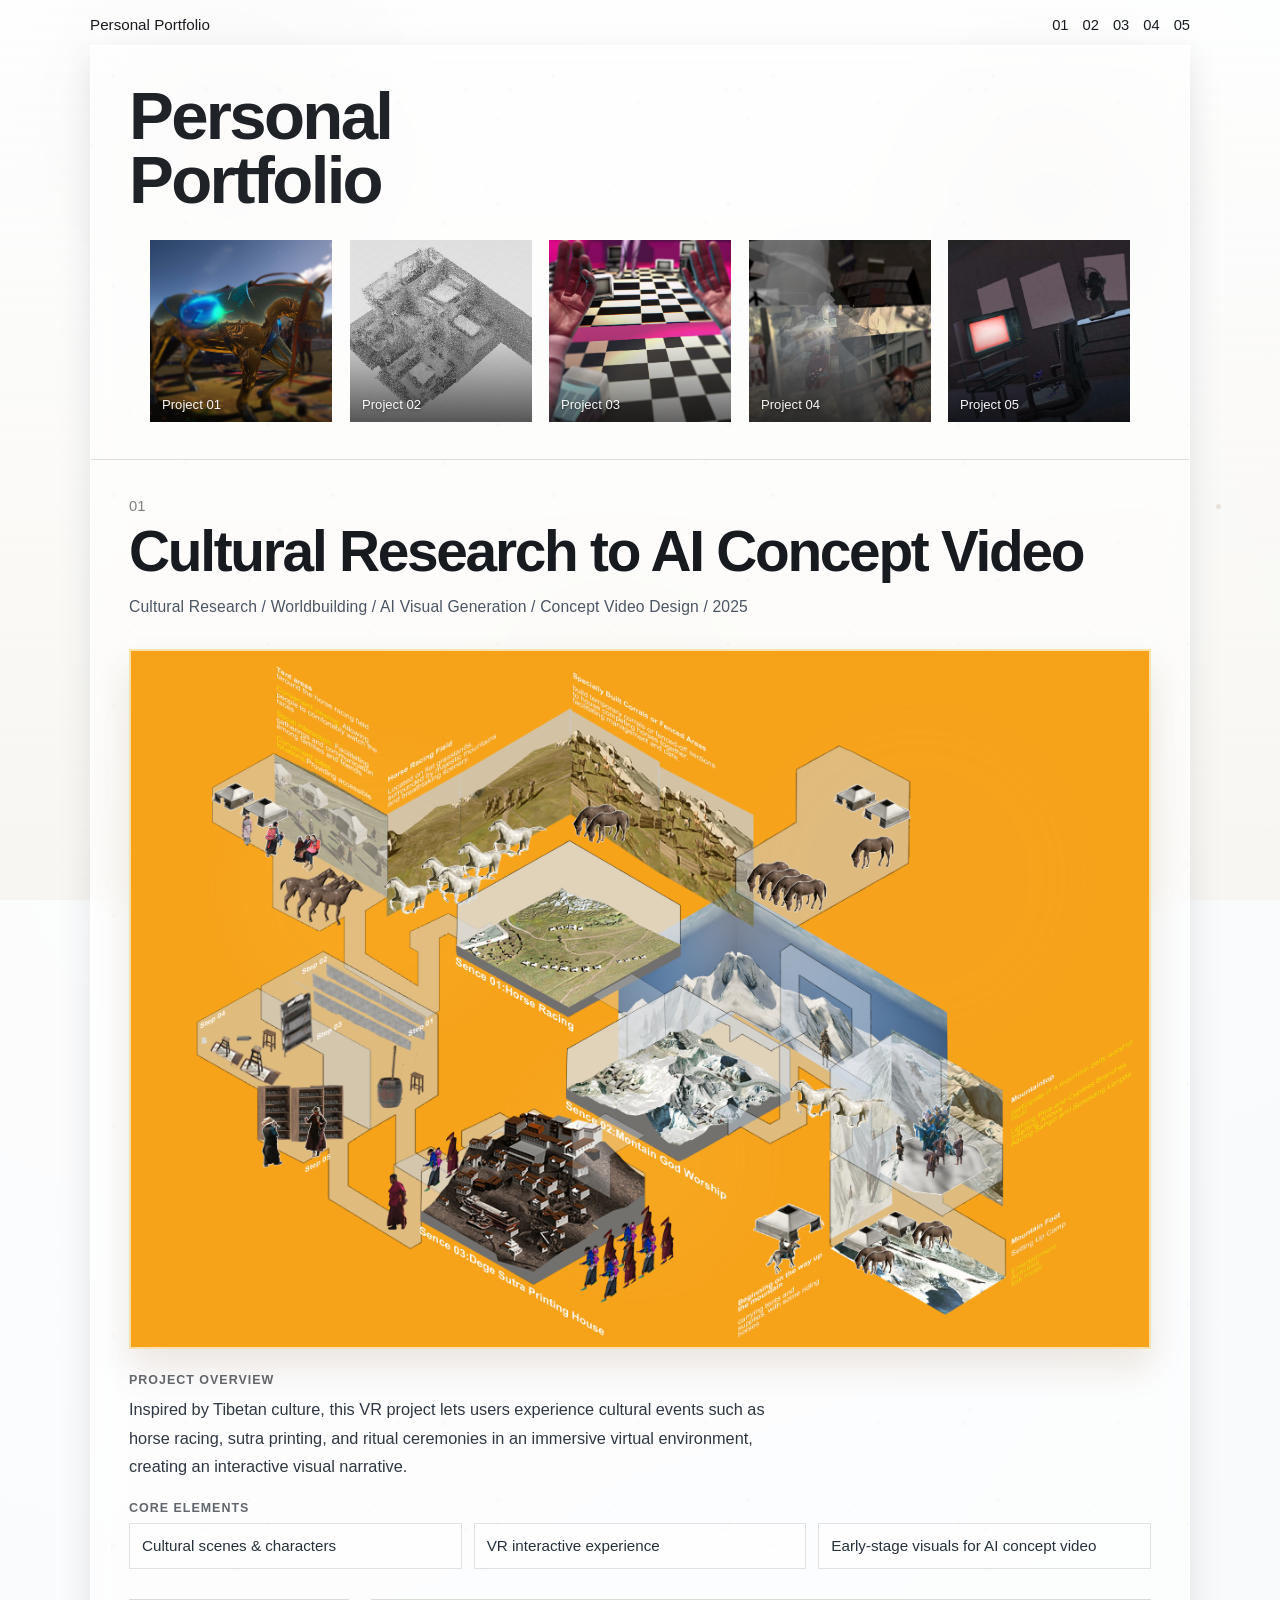
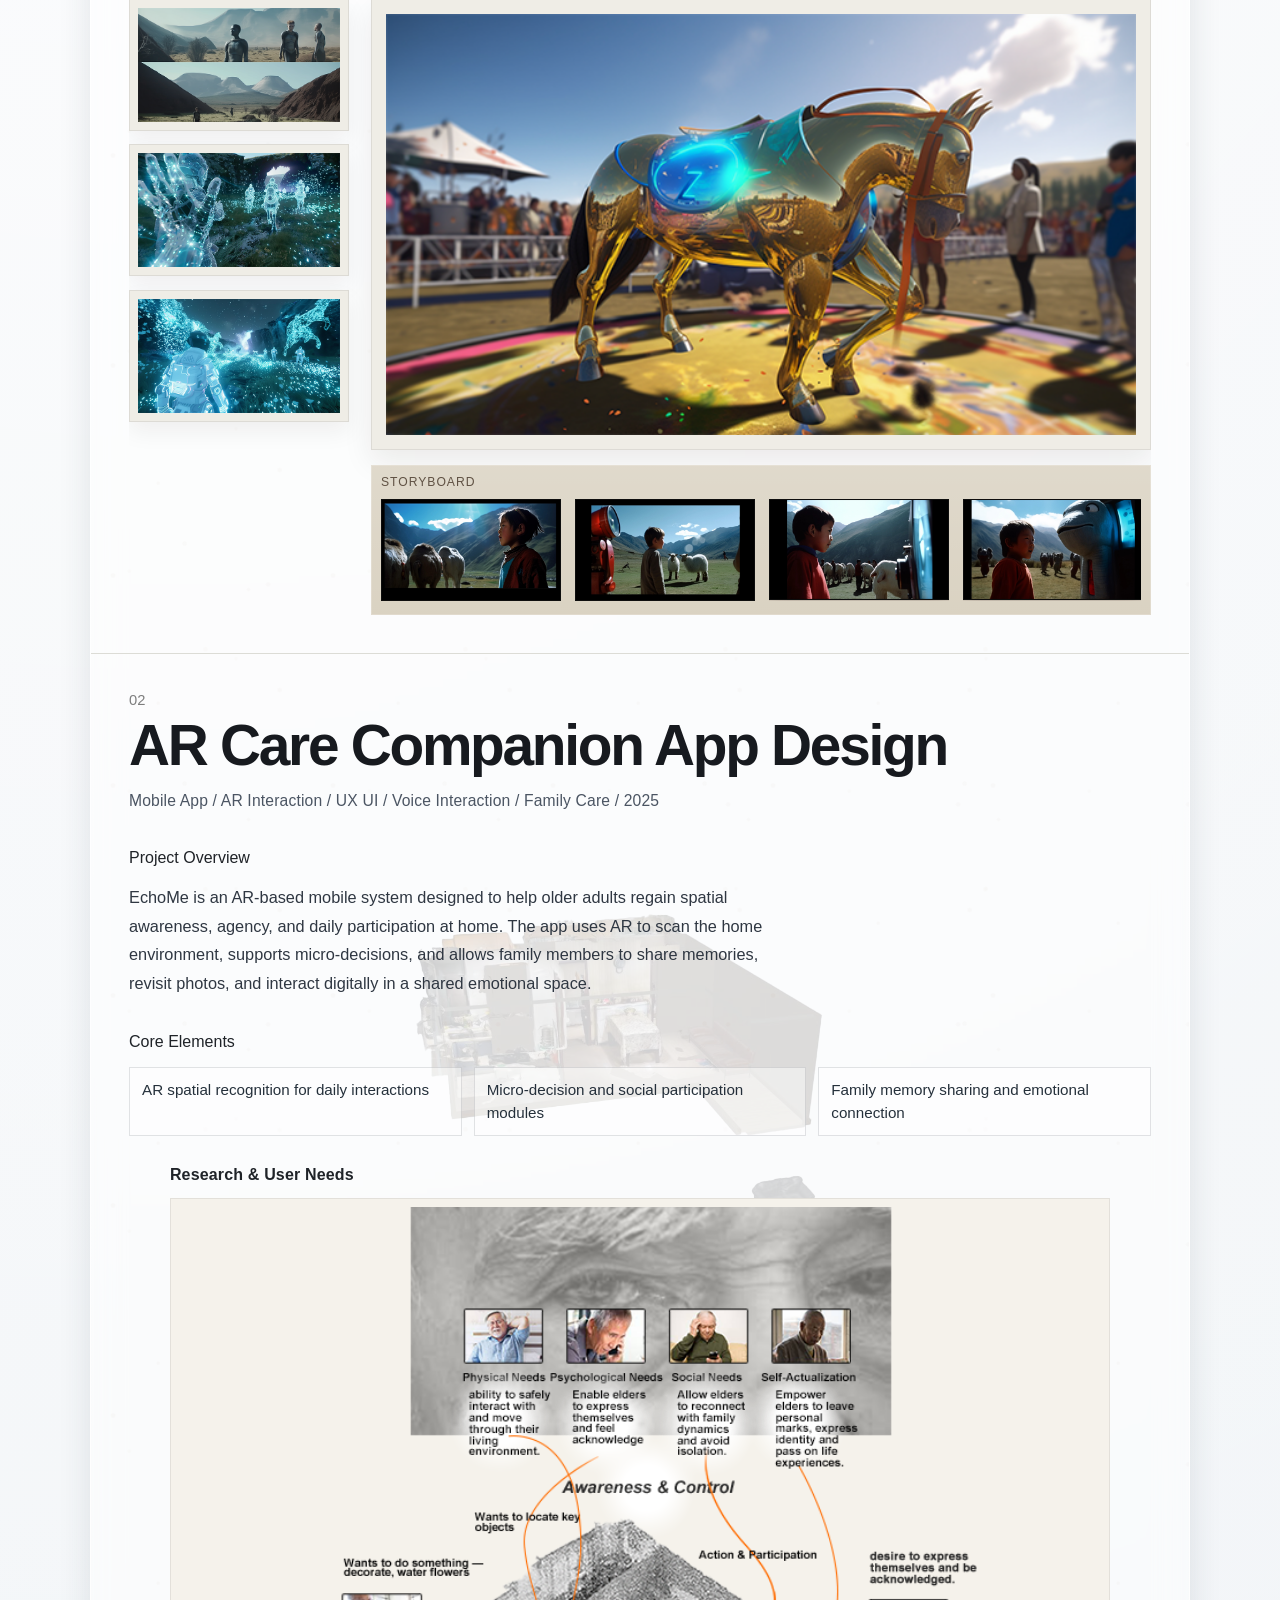
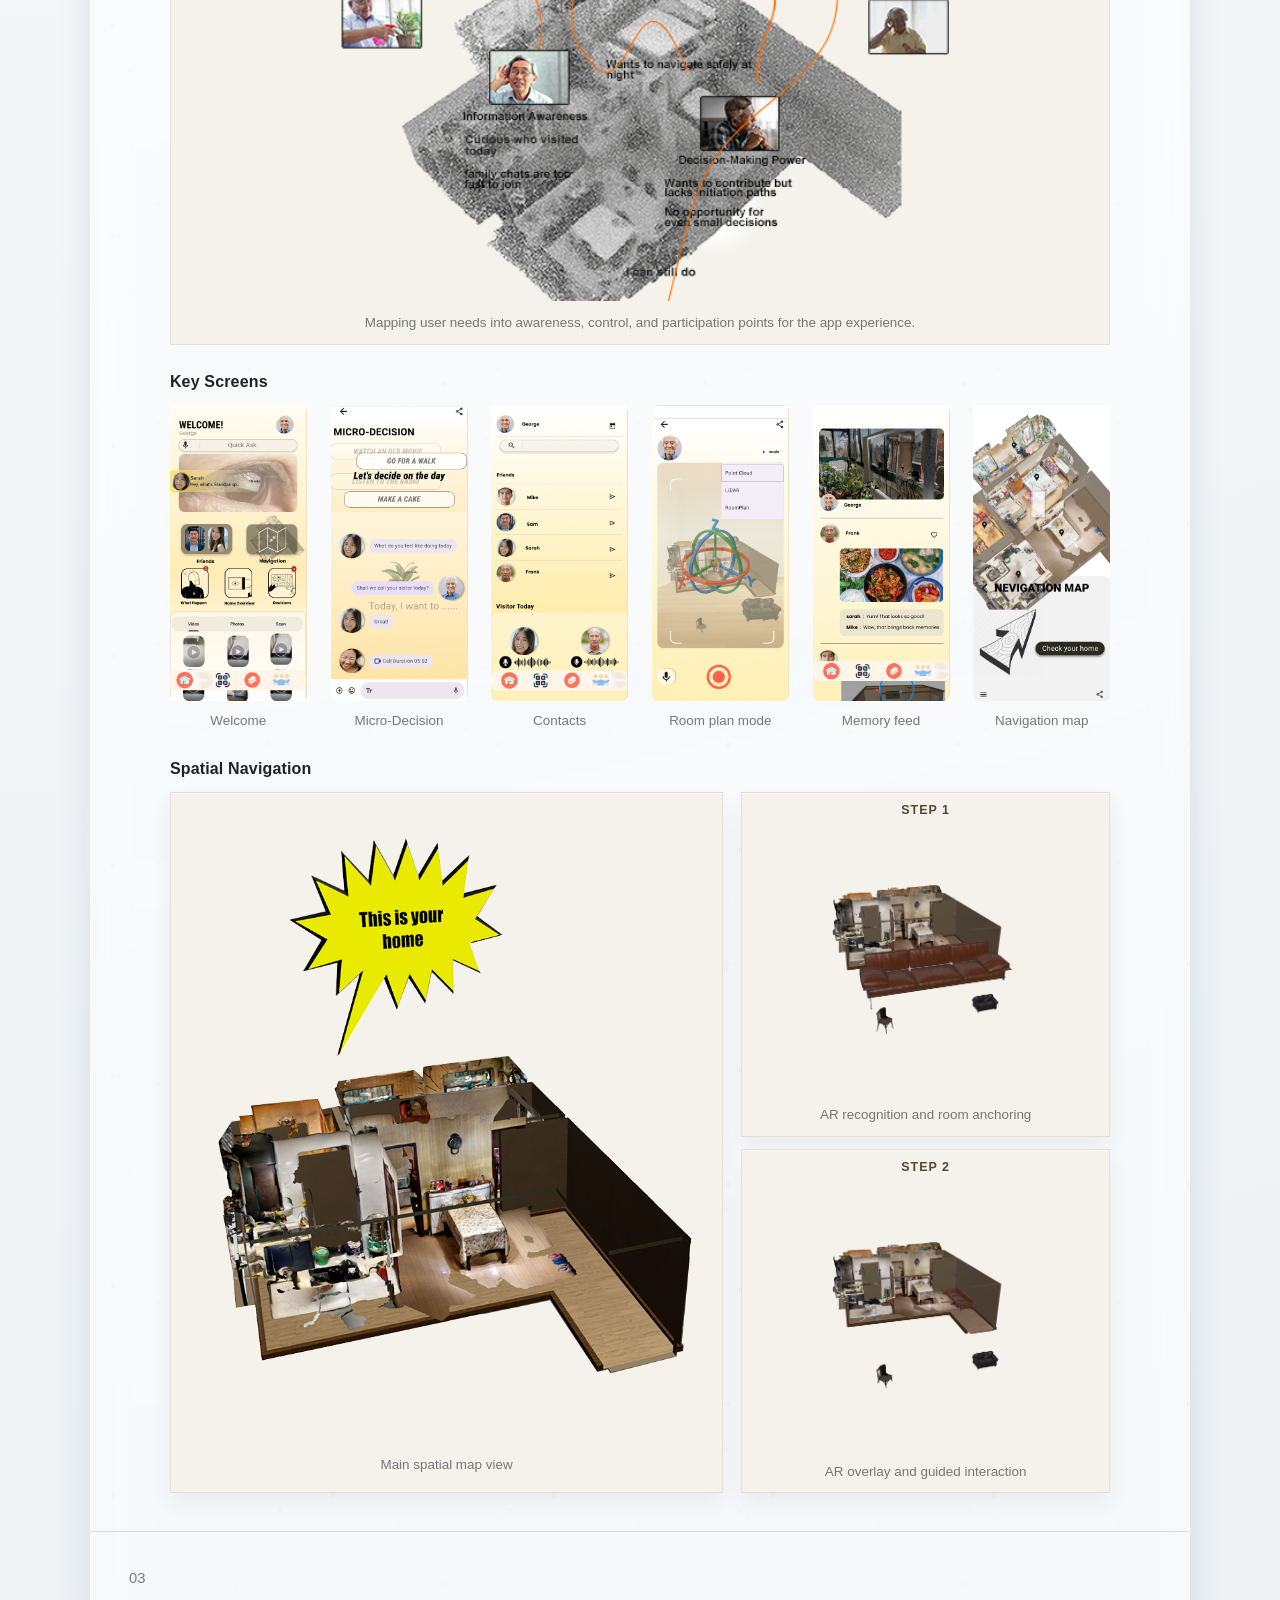
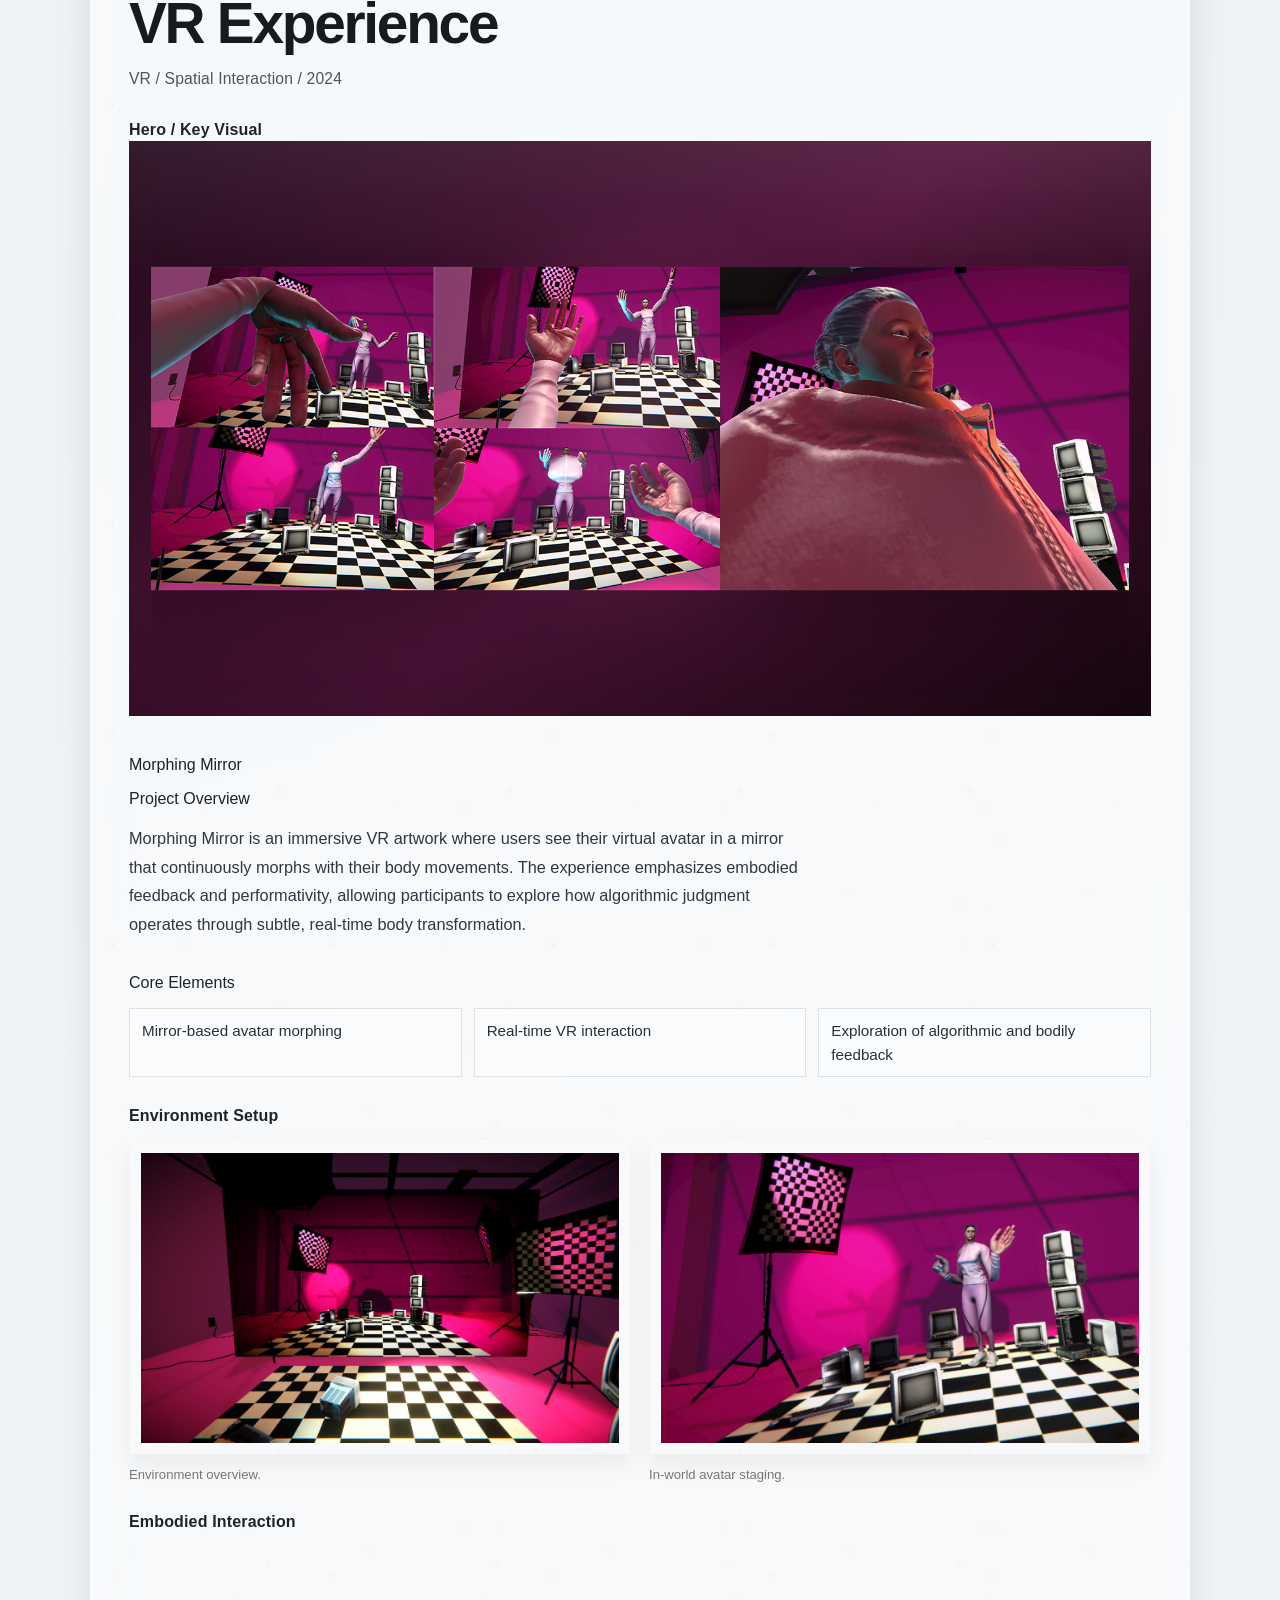
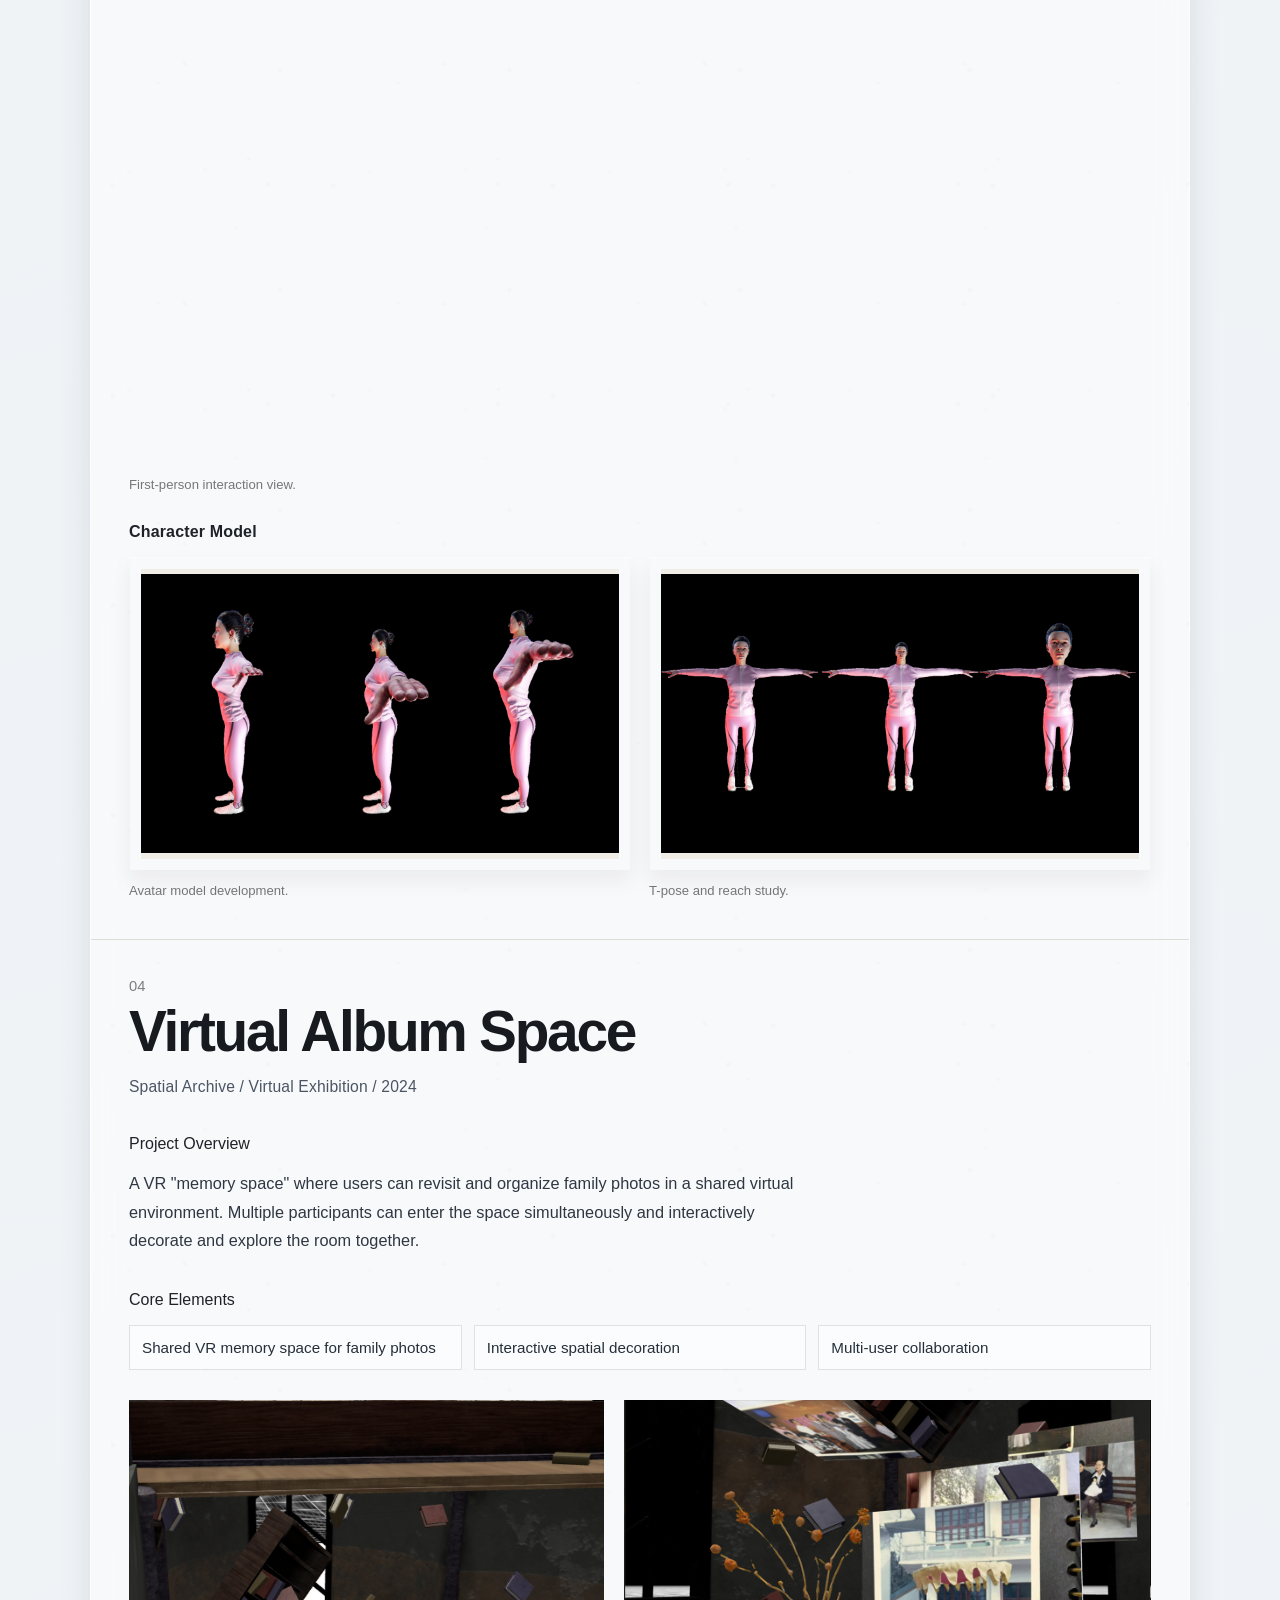
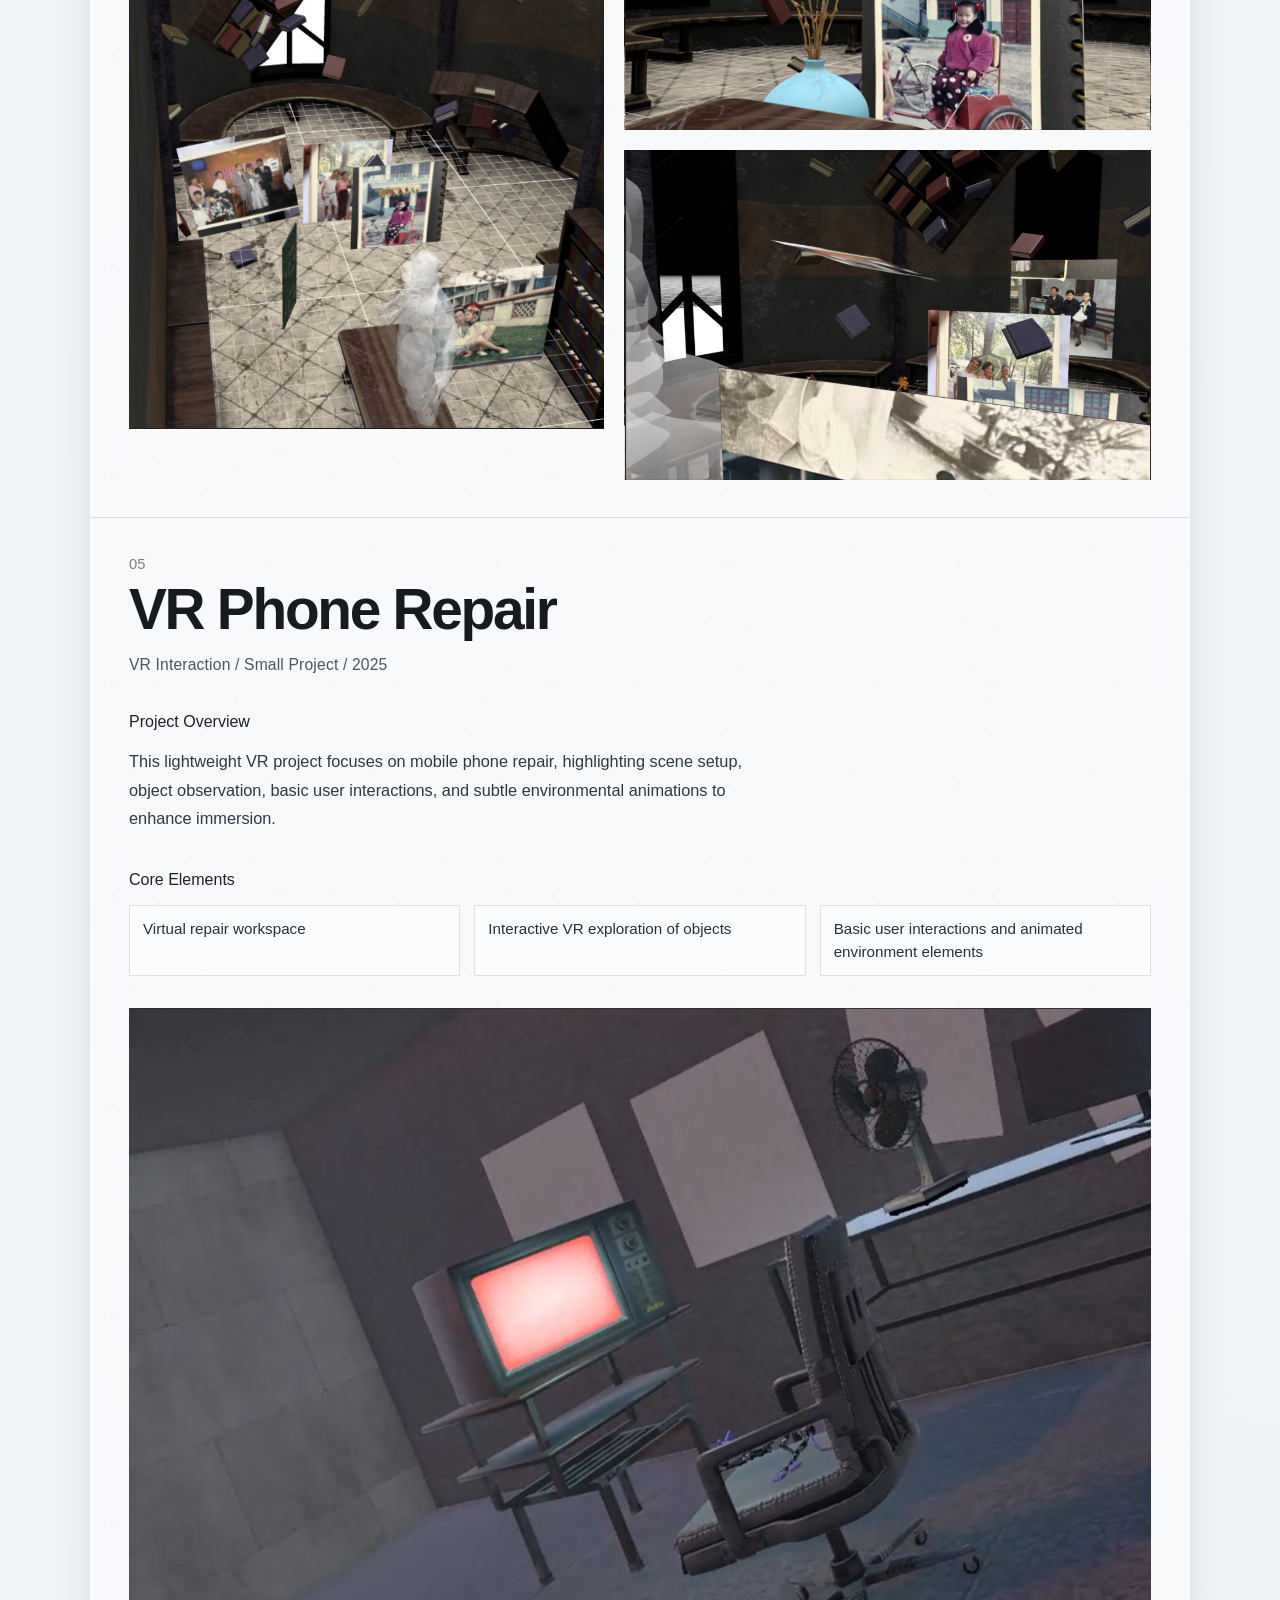
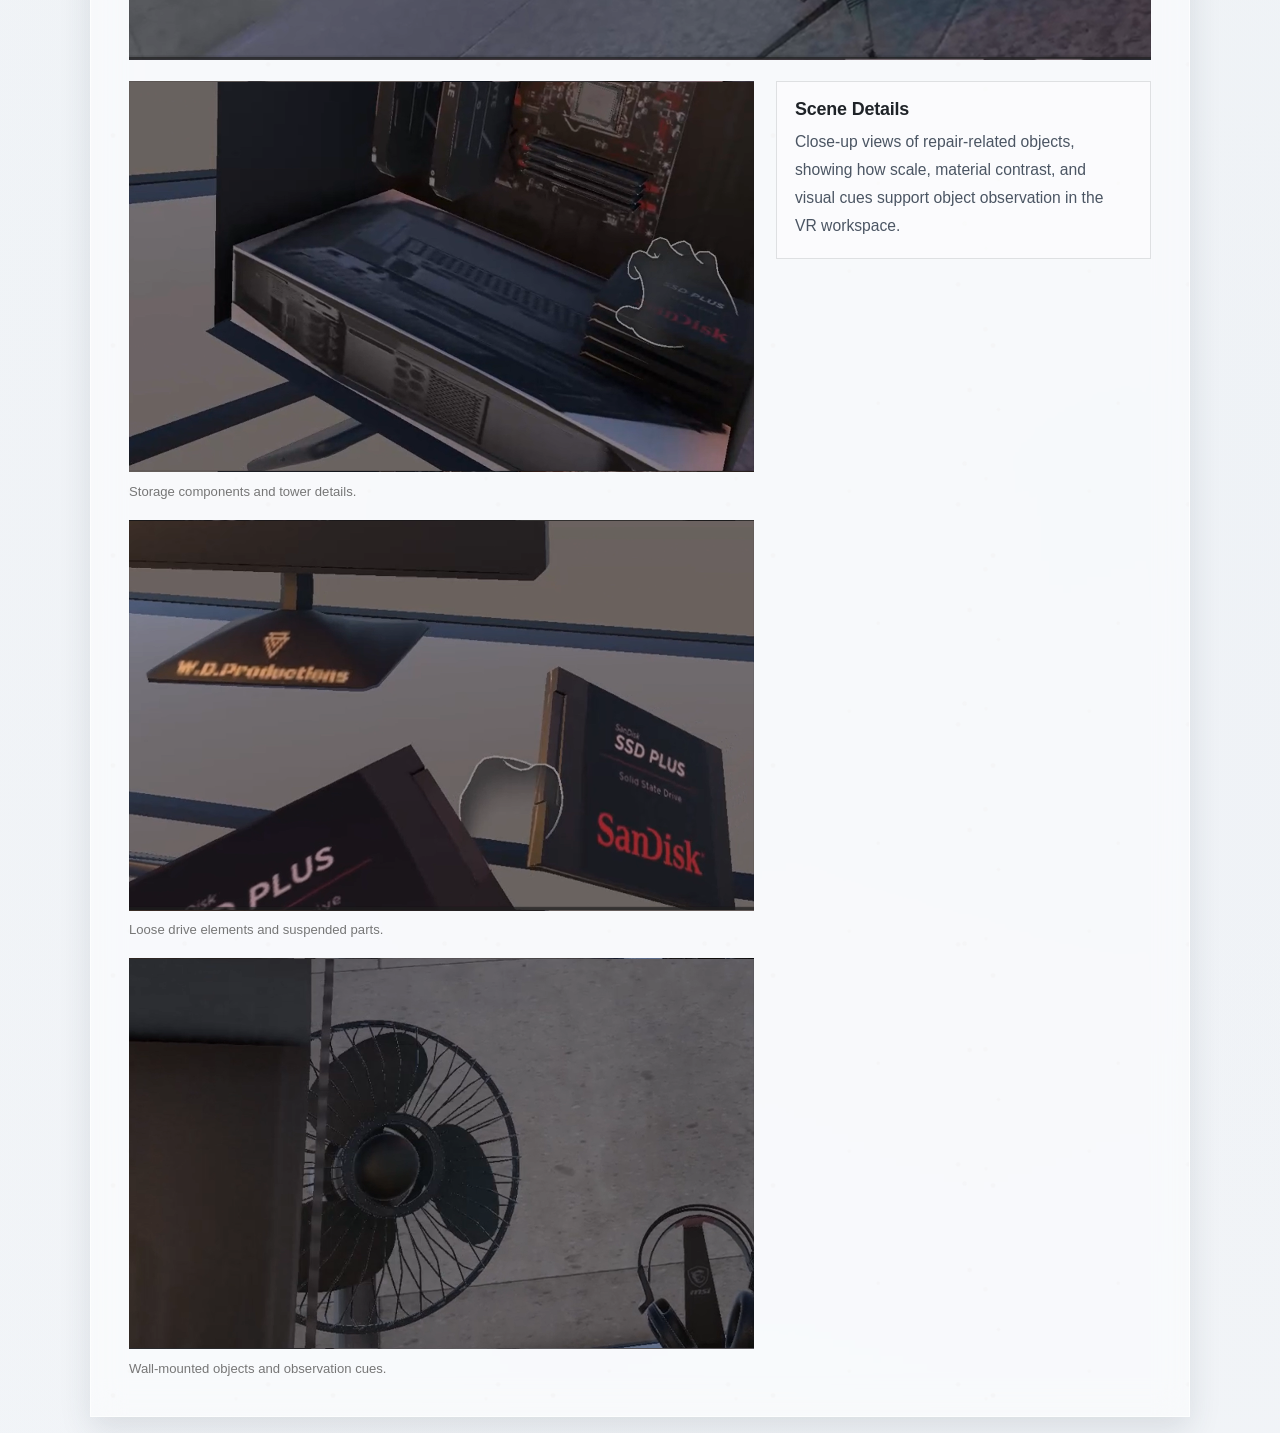
<file: index.html>
﻿<!DOCTYPE html>
<html lang="zh-CN">
<head>
  <meta charset="UTF-8">
  <meta name="viewport" content="width=device-width, initial-scale=1.0">
  <title>Personal Portfolio</title>
  <meta name="description" content="Personal portfolio website">
  <link rel="stylesheet" href="styles.css">
</head>
<body class="single-page">
  <div class="ambient-particles" aria-hidden="true">
    <span class="ambient-particle"></span><span class="ambient-particle"></span><span class="ambient-particle"></span><span class="ambient-particle"></span>
    <span class="ambient-particle"></span><span class="ambient-particle"></span><span class="ambient-particle"></span><span class="ambient-particle"></span>
    <span class="ambient-particle"></span><span class="ambient-particle"></span><span class="ambient-particle"></span><span class="ambient-particle"></span>
  </div>

  <header class="site-header">
    <a class="site-title" href="#top">Personal Portfolio</a>
    <nav class="site-nav">
      <a href="#project-01">01</a><a href="#project-02">02</a><a href="#project-03">03</a><a href="#project-04">04</a><a href="#project-05">05</a>
    </nav>
  </header>

  <main class="page-shell" id="top">
    <section class="hero-sheet">
      <div class="hero-heading"><h1>Personal<br>Portfolio</h1></div>
      <div class="cover-grid" aria-label="精选项目预览">
        <a class="cover-card cover-card-one" href="#project-01"><span>Project 01</span></a>
        <a class="cover-card cover-card-two" href="#project-02"><span>Project 02</span></a>
        <a class="cover-card cover-card-three" href="#project-03"><span>Project 03</span></a>
        <a class="cover-card cover-card-four" href="#project-04"><span>Project 04</span></a>
        <a class="cover-card cover-card-five" href="#project-05"><span>Project 05</span></a>
      </div>
    </section>

    <section class="project-section" id="project-01">
      <div class="section-head">
        <p class="section-index">01</p>
        <h2>Cultural Research to AI Concept Video</h2>
        <p class="section-meta">Cultural Research / Worldbuilding / AI Visual Generation / Concept Video Design / 2025</p>
      </div>
      <div class="project-cover project-cover-full cover-a project-cover-image-frame project-cover-animated-bg" data-tilt-lite>
        <div class="project-cover-bg-orb bg-orb-01" aria-hidden="true"></div>
        <div class="project-cover-bg-orb bg-orb-02" aria-hidden="true"></div>
        <div class="project-cover-bg-orb bg-orb-03" aria-hidden="true"></div>
        <img class="project-cover-static-image" src="assets/project-01-route-base.png" alt="Project 01 route analysis diagram preview">
      </div>
      <div class="project-layout project-01-text-layout">
        <div class="project-overview-block">
          <p class="project-overview-label">Project Overview</p>
          <p class="project-summary project-01-summary-en">
            Inspired by Tibetan culture, this VR project lets users experience cultural events such as horse racing, sutra printing, and ritual ceremonies in an immersive virtual environment, creating an interactive visual narrative.
          </p>
        </div>
        <div class="project-core-block">
          <p class="project-overview-label">Core Elements</p>
          <ul class="project-core-list" aria-label="Project 01 core elements">
            <li>Cultural scenes &amp; characters</li>
            <li>VR interactive experience</li>
            <li>Early-stage visuals for AI concept video</li>
          </ul>
        </div>
      </div>
      <div class="project-01-media-row">
        <div class="project-01-left-mini-grid">
          <figure class="project-01-side-mini"><img src="assets/project-01-extra-00-intro.png" alt="Project 01 intro frame"></figure>
          <figure class="project-01-side-mini"><img src="assets/project-01-extra-01.png" alt="Project 01 extra frame 01"></figure>
          <figure class="project-01-side-mini"><img src="assets/project-01-extra-02.png" alt="Project 01 extra frame 02"></figure>
        </div>
        <div class="project-01-right-stack">
          <figure class="project-01-side-image"><img src="assets/project-01-side-horse.png" alt="Golden horse concept image"></figure>
          <div class="storyboard-panel" aria-label="Project 01 storyboard">
            <p class="storyboard-label">Storyboard</p>
            <div class="storyboard-scroll">
              <figure class="storyboard-shot"><img src="assets/story-04.png" alt="Storyboard frame 04"></figure>
              <figure class="storyboard-shot"><img src="assets/story-05.png" alt="Storyboard frame 05"></figure>
              <figure class="storyboard-shot"><img src="assets/story-06.png" alt="Storyboard frame 06"></figure>
              <figure class="storyboard-shot"><img src="assets/story-07.png" alt="Storyboard frame 07"></figure>
            </div>
          </div>
        </div>
      </div>
    </section>

    <section class="project-section project-section-compact" id="project-02">
      <div class="section-head">
        <p class="section-index">02</p>
        <h2>AR Care Companion App Design</h2>
        <p class="section-meta">Mobile App / AR Interaction / UX UI / Voice Interaction / Family Care / 2025</p>
      </div>
      <div class="project-layout project-02-text-layout">
        <div class="project-overview-block">
          <p class="project-overview-label">Project Overview</p>
          <p class="project-summary project-02-summary-en">
            EchoMe is an AR-based mobile system designed to help older adults regain spatial awareness, agency, and daily participation at home. The app uses AR to scan the home environment, supports micro-decisions, and allows family members to share memories, revisit photos, and interact digitally in a shared emotional space.
          </p>
        </div>
        <div class="project-core-block">
          <p class="project-overview-label">Core Elements</p>
          <ul class="project-core-list project-02-core-list" aria-label="Project 02 core elements">
            <li>AR spatial recognition for daily interactions</li>
            <li>Micro-decision and social participation modules</li>
            <li>Family memory sharing and emotional connection</li>
          </ul>
        </div>
      </div>
      <div class="project-media-group project-02-media-group">
        <div class="project-media-head"><h3>Research &amp; User Needs</h3></div>
        <figure class="project-media-figure project-media-figure-wide">
          <img class="project-media-image project-02-research-image" src="assets/project-02-research-main.png" alt="Research map connecting daily needs with awareness, control, and participation points.">
          <figcaption class="project-media-caption">Mapping user needs into awareness, control, and participation points for the app experience.</figcaption>
        </figure>
      </div>
      <div class="project-media-group project-02-media-group">
        <div class="project-media-head"><h3>Key Screens</h3></div>
        <div class="project-02-screens-row project-02-screens-row-primary project-02-screens-row-six">
          <figure class="project-media-figure project-02-screen-card"><div class="gallery-tile gallery-image-app-01 gallery-tile-phone"></div><figcaption class="project-media-caption">Welcome</figcaption></figure>
          <figure class="project-media-figure project-02-screen-card"><div class="gallery-tile gallery-image-app-02 gallery-tile-phone"></div><figcaption class="project-media-caption">Micro-Decision</figcaption></figure>
          <figure class="project-media-figure project-02-screen-card"><div class="gallery-tile gallery-image-app-05 gallery-tile-phone"></div><figcaption class="project-media-caption">Contacts</figcaption></figure>
          <figure class="project-media-figure project-02-screen-card"><div class="gallery-tile gallery-image-project-04-app-03 gallery-tile-phone"></div><figcaption class="project-media-caption">Room plan mode</figcaption></figure>
          <figure class="project-media-figure project-02-screen-card"><div class="gallery-tile gallery-image-app-08 gallery-tile-phone"></div><figcaption class="project-media-caption">Memory feed</figcaption></figure>
          <figure class="project-media-figure project-02-screen-card"><div class="gallery-tile gallery-image-project-04-app-10 gallery-tile-phone"></div><figcaption class="project-media-caption">Navigation map</figcaption></figure>
        </div>
      </div>
      <div class="project-media-group project-02-media-group">
        <div class="project-media-head"><h3>Spatial Navigation</h3></div>
        <div class="project-02-spatial-layout project-02-spatial-layout-custom">
          <figure class="project-media-figure project-02-spatial-main-card">
            <img class="project-02-spatial-main-image" src="assets/App.png" alt="Spatial navigation main view">
            <figcaption class="project-media-caption">Main spatial map view</figcaption>
          </figure>
          <div class="project-02-spatial-support-row">
            <figure class="project-media-figure project-02-spatial-support-card">
              <p class="project-02-step-label">Step 1</p>
              <img class="project-02-spatial-support-image" src="assets/019.png" alt="Spatial navigation support view 1">
              <figcaption class="project-media-caption">AR recognition and room anchoring</figcaption>
            </figure>
            <figure class="project-media-figure project-02-spatial-support-card">
              <p class="project-02-step-label">Step 2</p>
              <img class="project-02-spatial-support-image" src="assets/020.png" alt="Spatial navigation support view 2">
              <figcaption class="project-media-caption">AR overlay and guided interaction</figcaption>
            </figure>
          </div>
        </div>
      </div>
    </section>

    <section class="project-section" id="project-03">
      <div class="section-head">
        <p class="section-index">03</p>
        <h2>VR Experience</h2>
        <p class="section-meta">VR / Spatial Interaction / 2024</p>
      </div>
      <div class="project-media-head project-03-media-head"><h3>Hero / Key Visual</h3></div>
      <div class="project-cover project-cover-perspective" data-depth-scene>
        <div class="project-cover-frame"><img class="project-cover-image" src="assets/vr-final.jpg" alt="VR project montage preview"></div>
        <div class="project-cover-overlay" aria-hidden="true"></div>
      </div>
      <div class="project-layout project-03-text-layout">
        <div class="project-overview-block">
          <p class="project-overview-label">Morphing Mirror</p>
          <p class="project-overview-label">Project Overview</p>
          <p class="project-summary project-03-summary-en">
            Morphing Mirror is an immersive VR artwork where users see their virtual avatar in a mirror that continuously morphs with their body movements. The experience emphasizes embodied feedback and performativity, allowing participants to explore how algorithmic judgment operates through subtle, real-time body transformation.
          </p>
        </div>
        <div class="project-core-block">
          <p class="project-overview-label">Core Elements</p>
          <ul class="project-core-list project-03-core-list" aria-label="Project 03 core elements">
            <li>Mirror-based avatar morphing</li>
            <li>Real-time VR interaction</li>
            <li>Exploration of algorithmic and bodily feedback</li>
          </ul>
        </div>
      </div>
      <div class="project-03-case-study">
        <section class="project-03-media-group">
          <div class="project-media-head project-03-media-head"><h3>Environment Setup</h3></div>
          <div class="project-03-environment-grid">
            <figure class="project-03-media-figure"><div class="gallery-tile gallery-image-shot-06"></div><figcaption class="project-03-media-caption">Environment overview.</figcaption></figure>
            <figure class="project-03-media-figure"><div class="gallery-tile gallery-image-shot-03"></div><figcaption class="project-03-media-caption">In-world avatar staging.</figcaption></figure>
          </div>
        </section>
        <section class="project-03-media-group">
          <div class="project-media-head project-03-media-head"><h3>Embodied Interaction</h3></div>
          <figure class="project-03-media-figure project-03-interaction-figure"><div class="gallery-tile gallery-image-shot-tpose"></div><figcaption class="project-03-media-caption">First-person interaction view.</figcaption></figure>
        </section>
        <section class="project-03-media-group">
          <div class="project-media-head project-03-media-head"><h3>Character Model</h3></div>
          <div class="project-03-model-grid">
            <figure class="project-03-media-figure"><div class="gallery-tile gallery-image-project-03-extra-morphing"></div><figcaption class="project-03-media-caption">Avatar model development.</figcaption></figure>
            <figure class="project-03-media-figure"><div class="gallery-tile gallery-image-project-03-extra-tpose"></div><figcaption class="project-03-media-caption">T-pose and reach study.</figcaption></figure>
          </div>
        </section>
      </div>
    </section>

    <section class="project-section project-section-compact" id="project-04">
      <div class="section-head">
        <p class="section-index">04</p>
        <h2>Virtual Album Space</h2>
        <p class="section-meta">Spatial Archive / Virtual Exhibition / 2024</p>
      </div>
      <div class="project-layout project-04-text-layout">
        <div class="project-overview-block">
          <p class="project-overview-label">Project Overview</p>
          <p class="project-summary project-04-summary-en">
            A VR "memory space" where users can revisit and organize family photos in a shared virtual environment. Multiple participants can enter the space simultaneously and interactively decorate and explore the room together.
          </p>
        </div>
        <div class="project-core-block">
          <p class="project-overview-label">Core Elements</p>
          <ul class="project-core-list project-04-core-list" aria-label="Project 04 core elements">
            <li>Shared VR memory space for family photos</li>
            <li>Interactive spatial decoration</li>
            <li>Multi-user collaboration</li>
          </ul>
        </div>
      </div>
      <div class="gallery-strip gallery-strip-wide">
        <div class="gallery-tile gallery-image-project-04-main gallery-tile-wide"></div>
        <div class="gallery-tile gallery-image-project-04-extra-01"></div>
        <div class="gallery-tile gallery-image-project-04-extra-02"></div>
      </div>
    </section>

    <section class="project-section project-section-compact" id="project-05">
      <div class="section-head">
        <p class="section-index">05</p>
        <h2>VR Phone Repair</h2>
        <p class="section-meta">VR Interaction / Small Project / 2025</p>
      </div>
      <div class="project-layout project-05-text-layout">
        <div class="project-overview-block">
          <p class="project-overview-label">Project Overview</p>
          <p class="project-summary project-05-summary-en">
            This lightweight VR project focuses on mobile phone repair, highlighting scene setup, object observation, basic user interactions, and subtle environmental animations to enhance immersion.
          </p>
        </div>
        <div class="project-core-block">
          <p class="project-overview-label">Core Elements</p>
          <ul class="project-core-list project-05-core-list" aria-label="Project 05 core elements">
            <li>Virtual repair workspace</li>
            <li>Interactive VR exploration of objects</li>
            <li>Basic user interactions and animated environment elements</li>
          </ul>
        </div>
      </div>
      <div class="project-05-media"><div class="gallery-tile gallery-image-project-05-main gallery-tile-wide"></div></div>
      <div class="project-05-detail-block">
        <div class="project-05-detail-images">
          <figure class="project-05-detail-figure"><div class="gallery-tile gallery-image-project-05-extra-01"></div><figcaption class="project-05-detail-caption">Storage components and tower details.</figcaption></figure>
          <figure class="project-05-detail-figure"><div class="gallery-tile gallery-image-project-05-extra-02"></div><figcaption class="project-05-detail-caption">Loose drive elements and suspended parts.</figcaption></figure>
          <figure class="project-05-detail-figure"><div class="gallery-tile gallery-image-project-05-extra-03"></div><figcaption class="project-05-detail-caption">Wall-mounted objects and observation cues.</figcaption></figure>
        </div>
        <aside class="detail-card project-05-detail-panel"><h3>Scene Details</h3><p>Close-up views of repair-related objects, showing how scale, material contrast, and visual cues support object observation in the VR workspace.</p></aside>
      </div>
    </section>

  </main>

  <script src="script.js"></script>
</body>
</html>
</file>
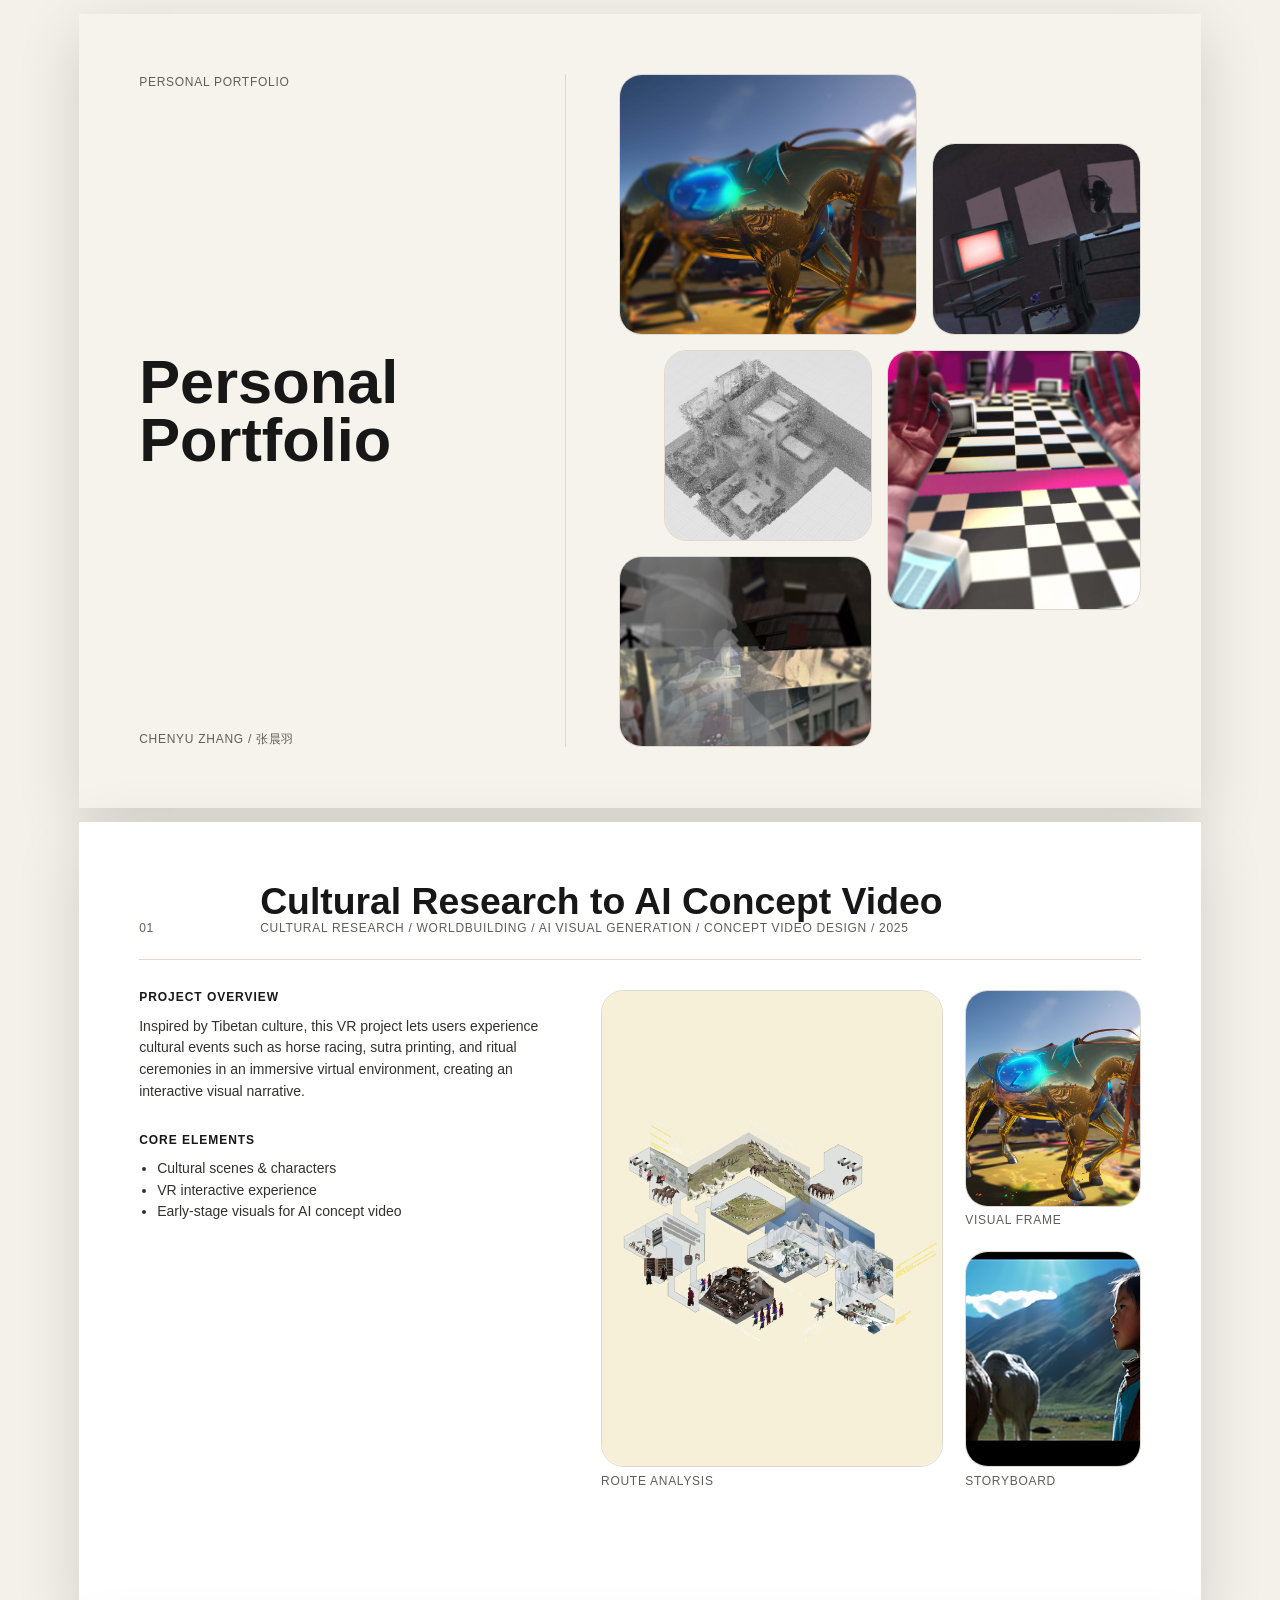
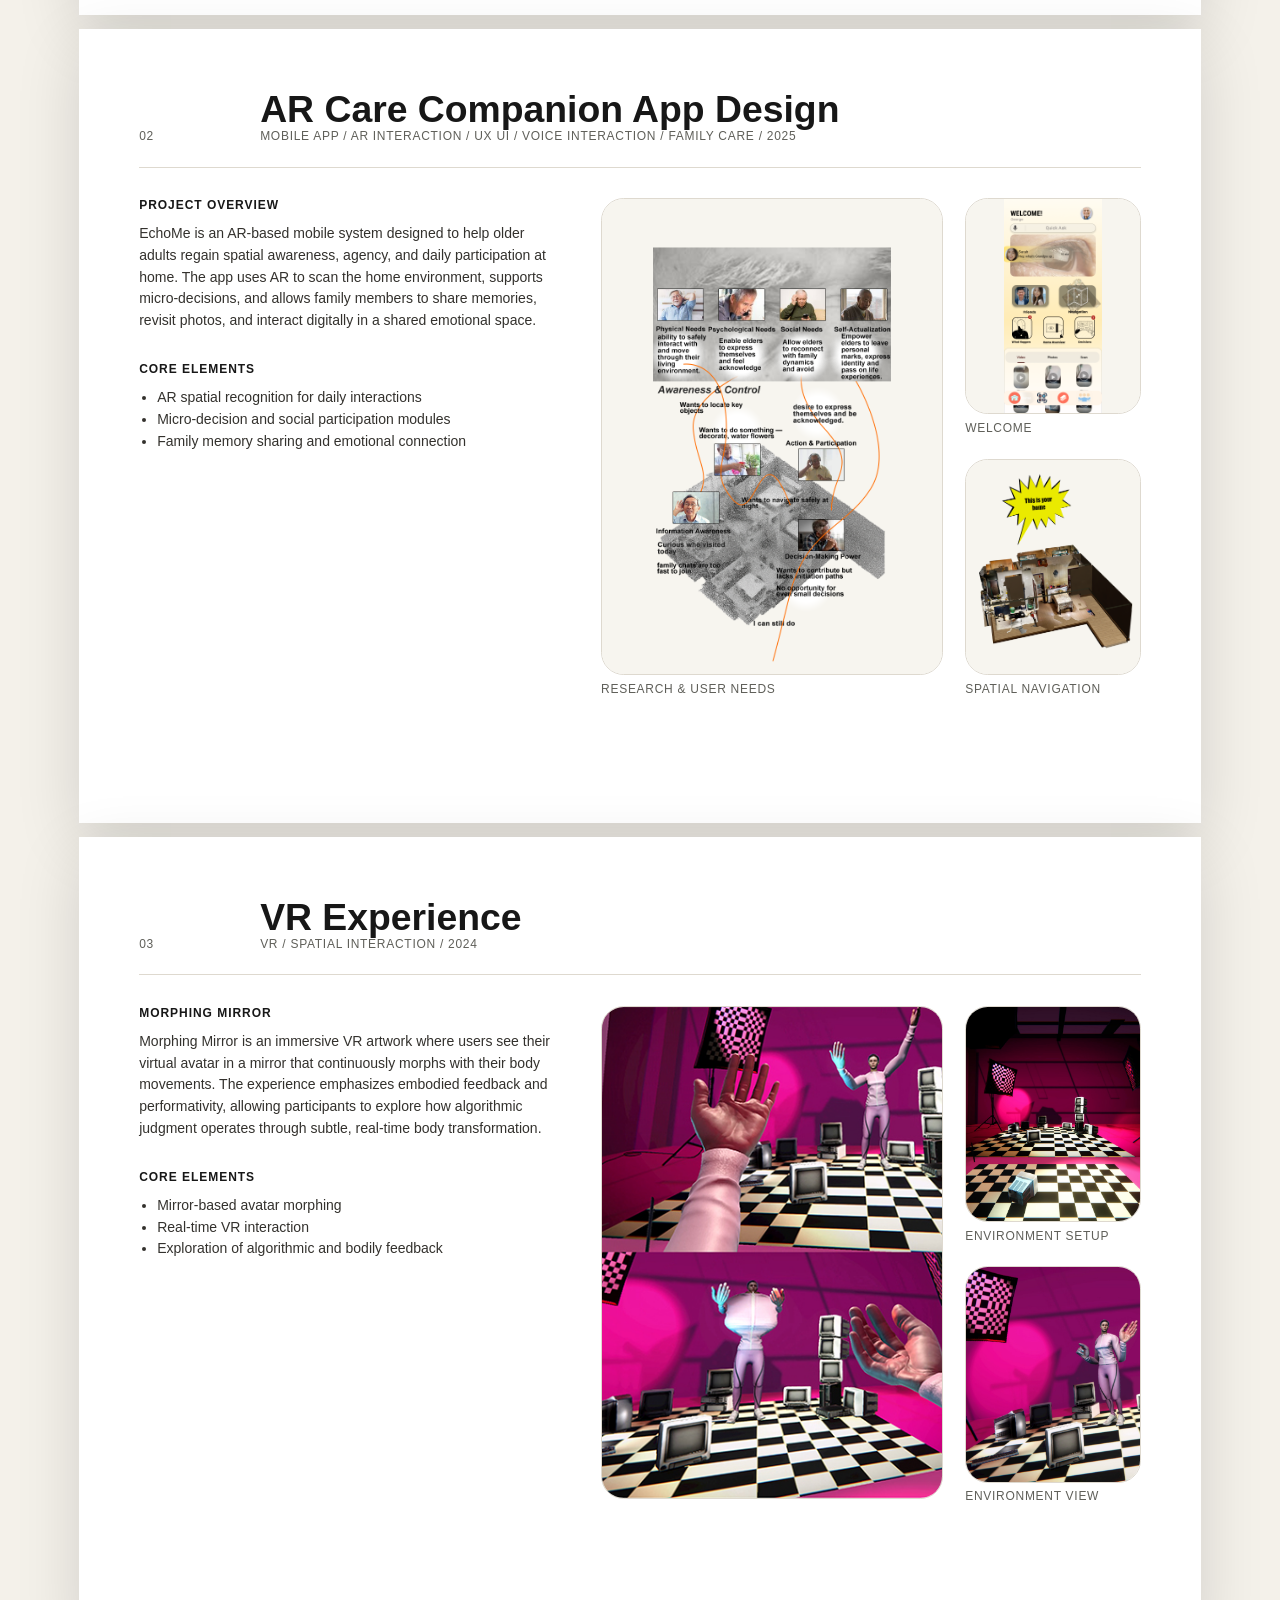
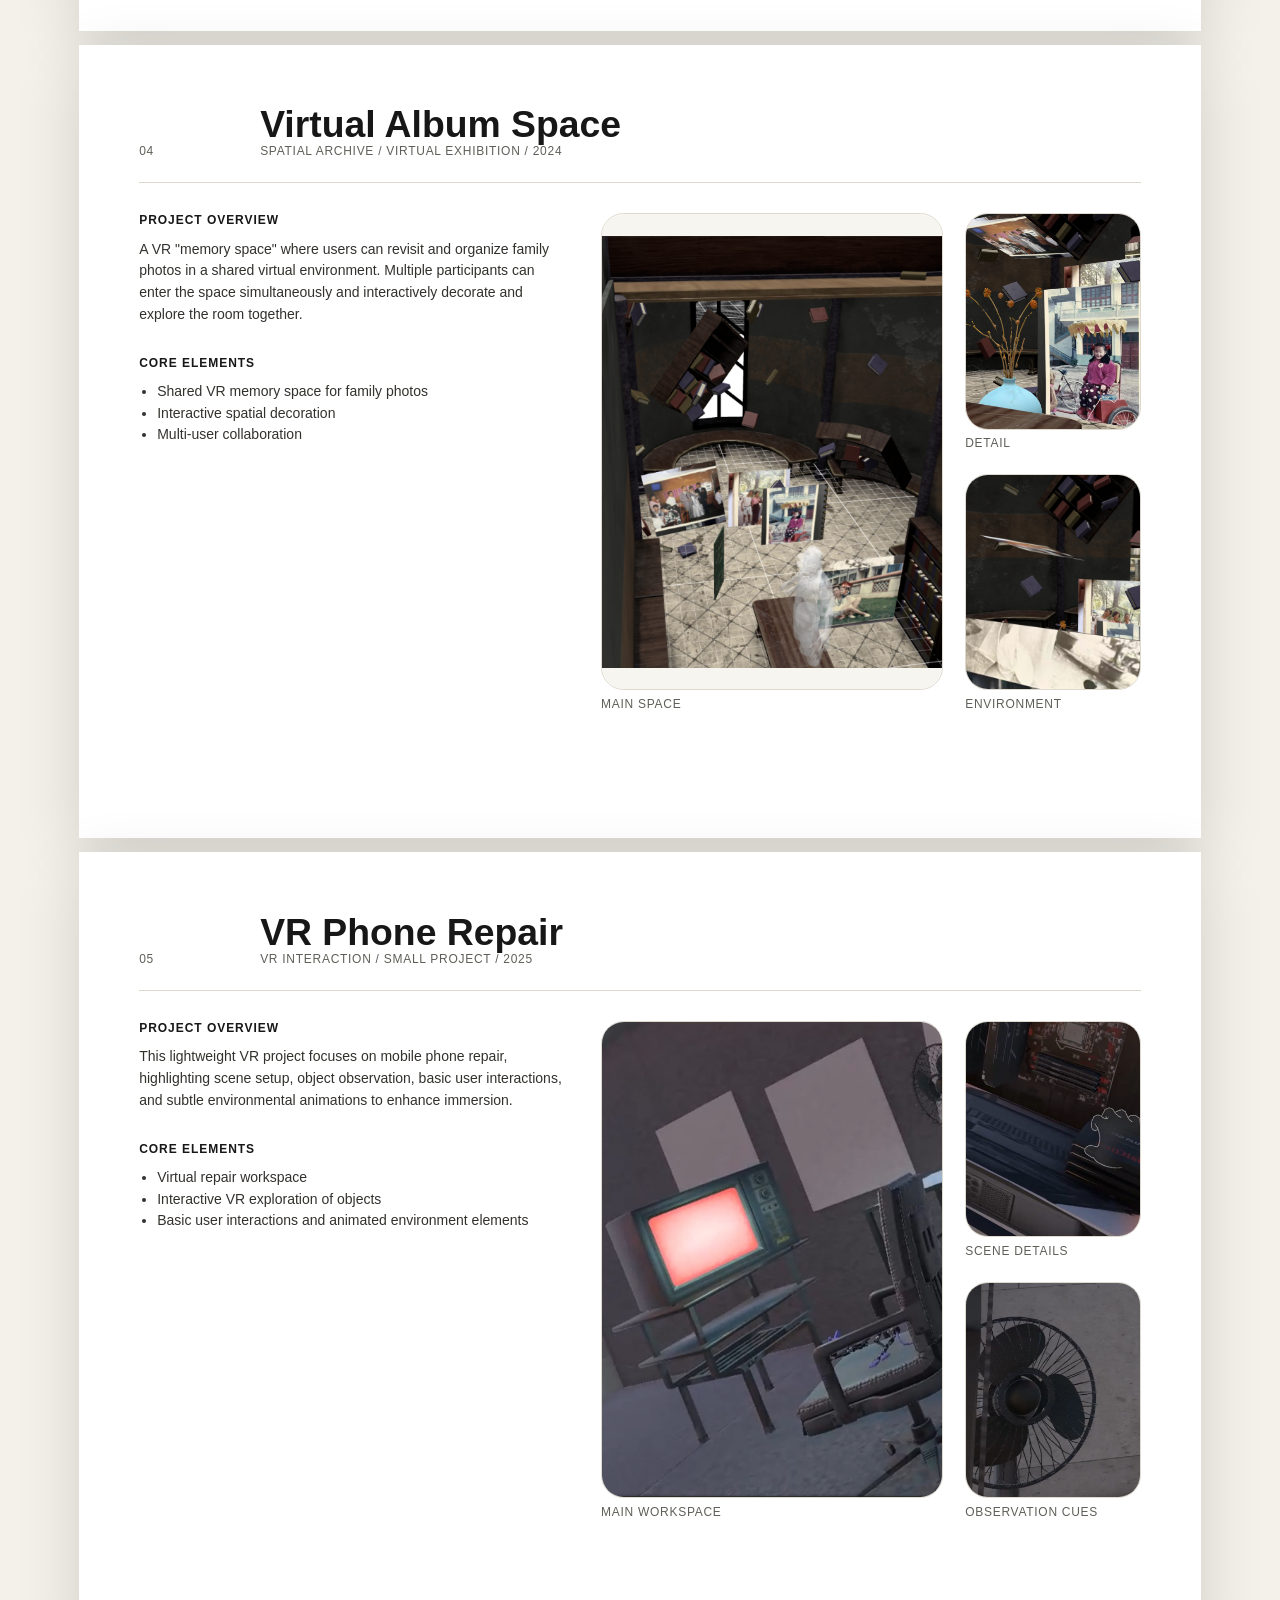
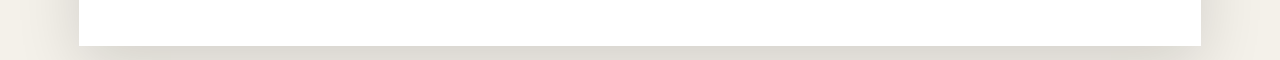
<file: portfolio-pdf.html>
<!DOCTYPE html>
<html lang="en">
<head>
  <meta charset="UTF-8">
  <meta name="viewport" content="width=device-width, initial-scale=1.0">
  <title>Personal Portfolio PDF</title>
  <style>
    :root {
      --paper: #ffffff;
      --desk: #f4f1ea;
      --ink: #171717;
      --muted: #5f5f59;
      --line: #ded9cf;
      --panel: #f7f5ef;
    }

    * {
      box-sizing: border-box;
    }

    html,
    body {
      margin: 0;
      background: var(--desk);
      color: var(--ink);
      font-family: "Helvetica Neue", Arial, "Noto Sans", "Microsoft YaHei", sans-serif;
      letter-spacing: 0;
    }

    img {
      width: 100%;
      height: 100%;
      object-fit: cover;
      display: block;
    }

    h1,
    h2,
    h3,
    p,
    ul,
    figure {
      margin: 0;
    }

    ul {
      padding-left: 18px;
    }

    .pdf-page {
      width: 297mm;
      height: 210mm;
      padding: 16mm;
      box-sizing: border-box;
      page-break-after: always;
      break-after: page;
      overflow: hidden;
      margin: 14px auto;
      background: var(--paper);
      box-shadow: 0 18px 60px rgba(0, 0, 0, 0.14);
    }

    .pdf-page:last-child {
      page-break-after: auto;
      break-after: auto;
    }

    .cover {
      display: grid;
      grid-template-columns: 0.9fr 1.1fr;
      gap: 14mm;
      background: #f6f3ec;
    }

    .cover-title {
      display: grid;
      align-content: space-between;
      border-right: 1px solid var(--line);
      padding-right: 12mm;
    }

    .cover-title h1 {
      font-size: 46pt;
      line-height: 0.95;
      font-weight: 760;
    }

    .cover-title p,
    .project-index,
    .meta,
    figcaption {
      color: var(--muted);
      font-size: 9pt;
      line-height: 1.35;
      letter-spacing: 0.06em;
      text-transform: uppercase;
    }

    .cover-grid {
      display: grid;
      grid-template-columns: repeat(12, 1fr);
      grid-template-rows: repeat(10, 1fr);
      gap: 4mm;
      min-height: 0;
    }

    .cover-grid .preview-a {
      grid-column: 1 / span 7;
      grid-row: 1 / span 4;
    }

    .cover-grid .preview-b {
      grid-column: 8 / span 5;
      grid-row: 2 / span 3;
    }

    .cover-grid .preview-c {
      grid-column: 2 / span 5;
      grid-row: 5 / span 3;
    }

    .cover-grid .preview-d {
      grid-column: 7 / span 6;
      grid-row: 5 / span 4;
    }

    .cover-grid .preview-e {
      grid-column: 1 / span 6;
      grid-row: 8 / span 3;
    }

    .page-header {
      display: grid;
      grid-template-columns: 24mm 1fr;
      gap: 8mm;
      align-items: end;
      border-bottom: 1px solid var(--line);
      padding-bottom: 6mm;
      margin-bottom: 8mm;
    }

    .page-header h2 {
      font-size: 28pt;
      line-height: 1.02;
      font-weight: 760;
    }

    .project-layout {
      display: grid;
      grid-template-columns: 0.88fr 1.12fr;
      gap: 10mm;
      height: 132mm;
    }

    .project-text {
      display: grid;
      align-content: start;
      gap: 8mm;
    }

    .text-block {
      display: grid;
      gap: 3mm;
    }

    .text-block h3 {
      font-size: 9pt;
      font-weight: 760;
      letter-spacing: 0.08em;
      text-transform: uppercase;
    }

    .text-block p,
    .text-block li {
      color: #33312d;
      font-size: 10.5pt;
      line-height: 1.55;
    }

    .visual-grid {
      display: grid;
      grid-template-columns: 1.75fr 0.9fr;
      grid-template-rows: 1fr 1fr;
      gap: 6mm;
      min-height: 0;
    }

    .visual-grid .large {
      grid-row: span 2;
    }

    .image-card {
      overflow: hidden;
      border: 1px solid var(--line);
      border-radius: 6mm;
      background: var(--panel);
    }

    .image-card.contain img {
      object-fit: contain;
      background: var(--panel);
    }

    .image-card.shift-left img {
      object-position: 42% center;
    }

    .image-card.shift-right img {
      object-position: 74% center;
    }

    .image-card.warm {
      background: #f6f0d8;
    }

    .image-card.warm img {
      background: #f6f0d8;
    }

    figure {
      display: grid;
      grid-template-rows: 1fr auto;
      gap: 1.5mm;
      min-height: 0;
    }

    .cover figure {
      grid-template-rows: 1fr;
    }

    .cover .image-card {
      min-height: 0;
    }

    @page {
      size: A4 landscape;
      margin: 0;
    }

    @media print {
      html,
      body {
        width: 297mm;
        background: #ffffff;
      }

      .pdf-page {
        margin: 0;
        box-shadow: none;
      }
    }
  </style>
</head>
<body>
  <section class="pdf-page cover">
    <div class="cover-title">
      <p>Personal Portfolio</p>
      <h1>Personal<br>Portfolio</h1>
      <p>Chenyu Zhang / 张晨羽</p>
    </div>
    <div class="cover-grid">
      <figure class="image-card preview-a"><img src="assets/001.jpg" alt="Cover preview 01"></figure>
      <figure class="image-card preview-b"><img src="assets/005.jpg" alt="Cover preview 05"></figure>
      <figure class="image-card preview-c"><img src="assets/002.jpg" alt="Cover preview 02"></figure>
      <figure class="image-card preview-d"><img src="assets/003.jpg" alt="Cover preview 03"></figure>
      <figure class="image-card preview-e"><img src="assets/004.jpg" alt="Cover preview 04"></figure>
    </div>
  </section>

  <section class="pdf-page">
    <header class="page-header">
      <p class="project-index">01</p>
      <div>
        <h2>Cultural Research to AI Concept Video</h2>
        <p class="meta">Cultural Research / Worldbuilding / AI Visual Generation / Concept Video Design / 2025</p>
      </div>
    </header>
    <main class="project-layout">
      <div class="project-text">
        <section class="text-block">
          <h3>Project Overview</h3>
          <p>Inspired by Tibetan culture, this VR project lets users experience cultural events such as horse racing, sutra printing, and ritual ceremonies in an immersive virtual environment, creating an interactive visual narrative.</p>
        </section>
        <section class="text-block">
          <h3>Core Elements</h3>
          <ul>
            <li>Cultural scenes &amp; characters</li>
            <li>VR interactive experience</li>
            <li>Early-stage visuals for AI concept video</li>
          </ul>
        </section>
      </div>
      <div class="visual-grid">
        <figure class="large"><div class="image-card contain warm"><img src="assets/project-01-route-base.png" alt="Project 01 route analysis diagram preview"></div><figcaption>Route analysis</figcaption></figure>
        <figure><div class="image-card"><img src="assets/project-01-robot-horse.png" alt="Project 01 visual frame"></div><figcaption>Visual frame</figcaption></figure>
        <figure><div class="image-card"><img src="assets/story-04.png" alt="Storyboard frame 04"></div><figcaption>Storyboard</figcaption></figure>
      </div>
    </main>
  </section>

  <section class="pdf-page">
    <header class="page-header">
      <p class="project-index">02</p>
      <div>
        <h2>AR Care Companion App Design</h2>
        <p class="meta">Mobile App / AR Interaction / UX UI / Voice Interaction / Family Care / 2025</p>
      </div>
    </header>
    <main class="project-layout">
      <div class="project-text">
        <section class="text-block">
          <h3>Project Overview</h3>
          <p>EchoMe is an AR-based mobile system designed to help older adults regain spatial awareness, agency, and daily participation at home. The app uses AR to scan the home environment, supports micro-decisions, and allows family members to share memories, revisit photos, and interact digitally in a shared emotional space.</p>
        </section>
        <section class="text-block">
          <h3>Core Elements</h3>
          <ul>
            <li>AR spatial recognition for daily interactions</li>
            <li>Micro-decision and social participation modules</li>
            <li>Family memory sharing and emotional connection</li>
          </ul>
        </section>
      </div>
      <div class="visual-grid">
        <figure class="large"><div class="image-card contain"><img src="assets/project-02-needs-map.png" alt="Research map"></div><figcaption>Research &amp; user needs</figcaption></figure>
        <figure><div class="image-card contain"><img src="assets/app-shot-01.png" alt="Welcome screen"></div><figcaption>Welcome</figcaption></figure>
        <figure><div class="image-card contain"><img src="assets/App.png" alt="Spatial navigation main view"></div><figcaption>Spatial navigation</figcaption></figure>
      </div>
    </main>
  </section>

  <section class="pdf-page">
    <header class="page-header">
      <p class="project-index">03</p>
      <div>
        <h2>VR Experience</h2>
        <p class="meta">VR / Spatial Interaction / 2024</p>
      </div>
    </header>
    <main class="project-layout">
      <div class="project-text">
        <section class="text-block">
          <h3>Morphing Mirror</h3>
          <p>Morphing Mirror is an immersive VR artwork where users see their virtual avatar in a mirror that continuously morphs with their body movements. The experience emphasizes embodied feedback and performativity, allowing participants to explore how algorithmic judgment operates through subtle, real-time body transformation.</p>
        </section>
        <section class="text-block">
          <h3>Core Elements</h3>
          <ul>
            <li>Mirror-based avatar morphing</li>
            <li>Real-time VR interaction</li>
            <li>Exploration of algorithmic and bodily feedback</li>
          </ul>
        </section>
      </div>
      <div class="visual-grid">
        <figure class="large"><div class="image-card shift-left"><img src="assets/vr-final.jpg" alt="VR project montage preview"></div></figure>
        <figure><div class="image-card"><img src="assets/vr-shot-06.jpg" alt="Environment overview"></div><figcaption>Environment setup</figcaption></figure>
        <figure><div class="image-card"><img src="assets/vr-shot-03.jpg" alt="VR environment view"></div><figcaption>Environment view</figcaption></figure>
      </div>
    </main>
  </section>

  <section class="pdf-page">
    <header class="page-header">
      <p class="project-index">04</p>
      <div>
        <h2>Virtual Album Space</h2>
        <p class="meta">Spatial Archive / Virtual Exhibition / 2024</p>
      </div>
    </header>
    <main class="project-layout">
      <div class="project-text">
        <section class="text-block">
          <h3>Project Overview</h3>
          <p>A VR "memory space" where users can revisit and organize family photos in a shared virtual environment. Multiple participants can enter the space simultaneously and interactively decorate and explore the room together.</p>
        </section>
        <section class="text-block">
          <h3>Core Elements</h3>
          <ul>
            <li>Shared VR memory space for family photos</li>
            <li>Interactive spatial decoration</li>
            <li>Multi-user collaboration</li>
          </ul>
        </section>
      </div>
      <div class="visual-grid">
        <figure class="large"><div class="image-card contain"><img src="assets/project-04-main.png" alt="Virtual album space main image"></div><figcaption>Main space</figcaption></figure>
        <figure><div class="image-card"><img src="assets/project-04-extra-01.png" alt="Virtual album space detail 01"></div><figcaption>Detail</figcaption></figure>
        <figure><div class="image-card"><img src="assets/project-04-extra-02.png" alt="Virtual album space detail 02"></div><figcaption>Environment</figcaption></figure>
      </div>
    </main>
  </section>

  <section class="pdf-page">
    <header class="page-header">
      <p class="project-index">05</p>
      <div>
        <h2>VR Phone Repair</h2>
        <p class="meta">VR Interaction / Small Project / 2025</p>
      </div>
    </header>
    <main class="project-layout">
      <div class="project-text">
        <section class="text-block">
          <h3>Project Overview</h3>
          <p>This lightweight VR project focuses on mobile phone repair, highlighting scene setup, object observation, basic user interactions, and subtle environmental animations to enhance immersion.</p>
        </section>
        <section class="text-block">
          <h3>Core Elements</h3>
          <ul>
            <li>Virtual repair workspace</li>
            <li>Interactive VR exploration of objects</li>
            <li>Basic user interactions and animated environment elements</li>
          </ul>
        </section>
      </div>
      <div class="visual-grid">
        <figure class="large"><div class="image-card"><img src="assets/project-05-main.png" alt="VR Phone Repair main view"></div><figcaption>Main workspace</figcaption></figure>
        <figure><div class="image-card shift-right"><img src="assets/project-05-extra-01.png" alt="Storage components and tower details"></div><figcaption>Scene details</figcaption></figure>
        <figure><div class="image-card"><img src="assets/project-05-extra-03.png" alt="Wall-mounted objects and observation cues"></div><figcaption>Observation cues</figcaption></figure>
      </div>
    </main>
  </section>
</body>
</html>
</file>
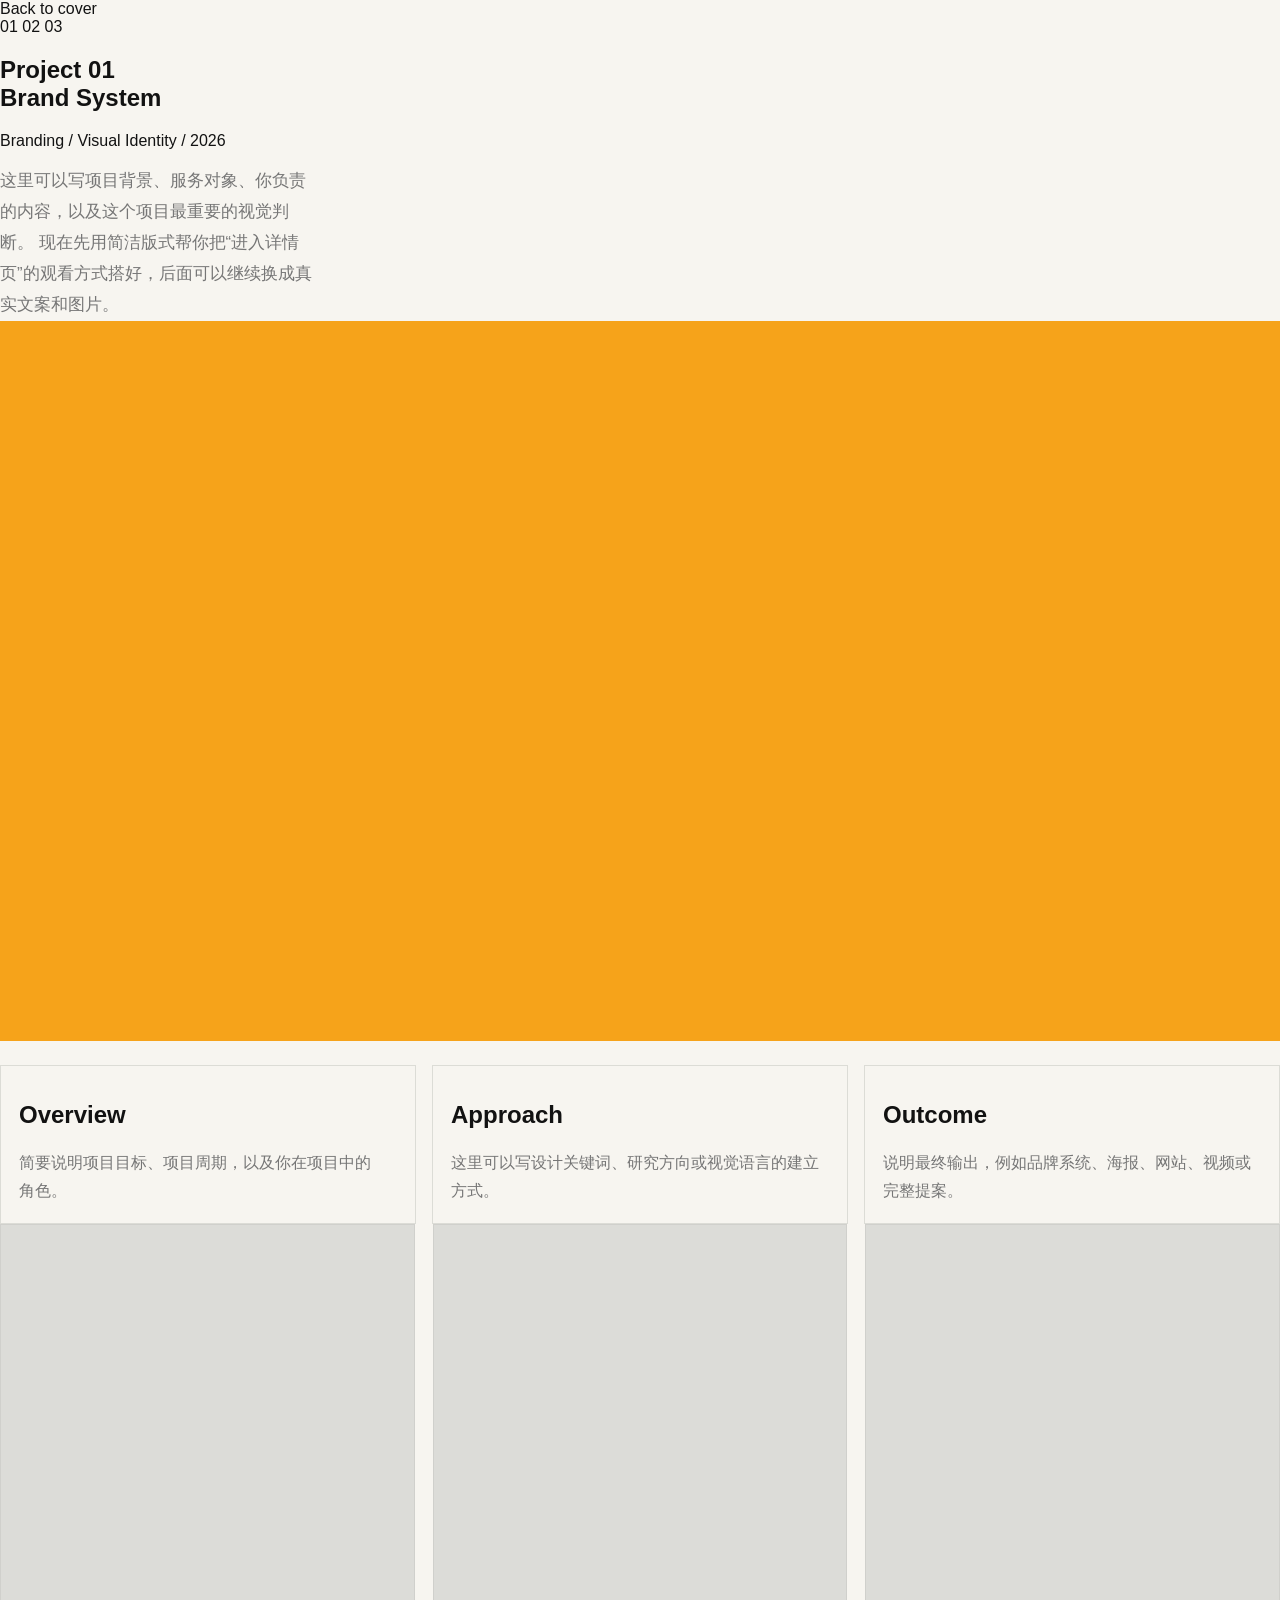
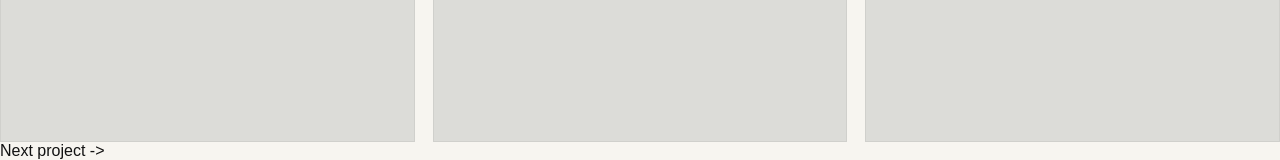
<file: project-01.html>
<!DOCTYPE html>
<html lang="zh-CN">
<head>
  <meta charset="UTF-8">
  <meta name="viewport" content="width=device-width, initial-scale=1.0">
  <title>Project 01</title>
  <link rel="stylesheet" href="styles.css">
</head>
<body class="project-page">
  <main class="project-shell">
    <div class="project-topbar">
      <a class="back-link" href="index.html">Back to cover</a>
      <nav class="project-nav">
        <a href="project-01.html">01</a>
        <a href="project-02.html">02</a>
        <a href="project-03.html">03</a>
      </nav>
    </div>

    <section class="project-intro">
      <div>
        <h1>Project 01<br>Brand System</h1>
        <p class="project-meta">Branding / Visual Identity / 2026</p>
      </div>
      <div class="project-summary">
        这里可以写项目背景、服务对象、你负责的内容，以及这个项目最重要的视觉判断。
        现在先用简洁版式帮你把“进入详情页”的观看方式搭好，后面可以继续换成真实文案和图片。
      </div>
    </section>

    <div class="project-cover cover-a"></div>

    <section class="detail-grid">
      <article class="detail-card">
        <h2>Overview</h2>
        <p>简要说明项目目标、项目周期，以及你在项目中的角色。</p>
      </article>
      <article class="detail-card">
        <h2>Approach</h2>
        <p>这里可以写设计关键词、研究方向或视觉语言的建立方式。</p>
      </article>
      <article class="detail-card">
        <h2>Outcome</h2>
        <p>说明最终输出，例如品牌系统、海报、网站、视频或完整提案。</p>
      </article>
    </section>

    <section class="gallery-strip">
      <div class="gallery-tile tile-a"></div>
      <div class="gallery-tile tile-b"></div>
      <div class="gallery-tile tile-c"></div>
    </section>

    <div class="next-project">
      <a href="project-02.html">Next project -></a>
    </div>
  </main>
</body>
</html>
</file>
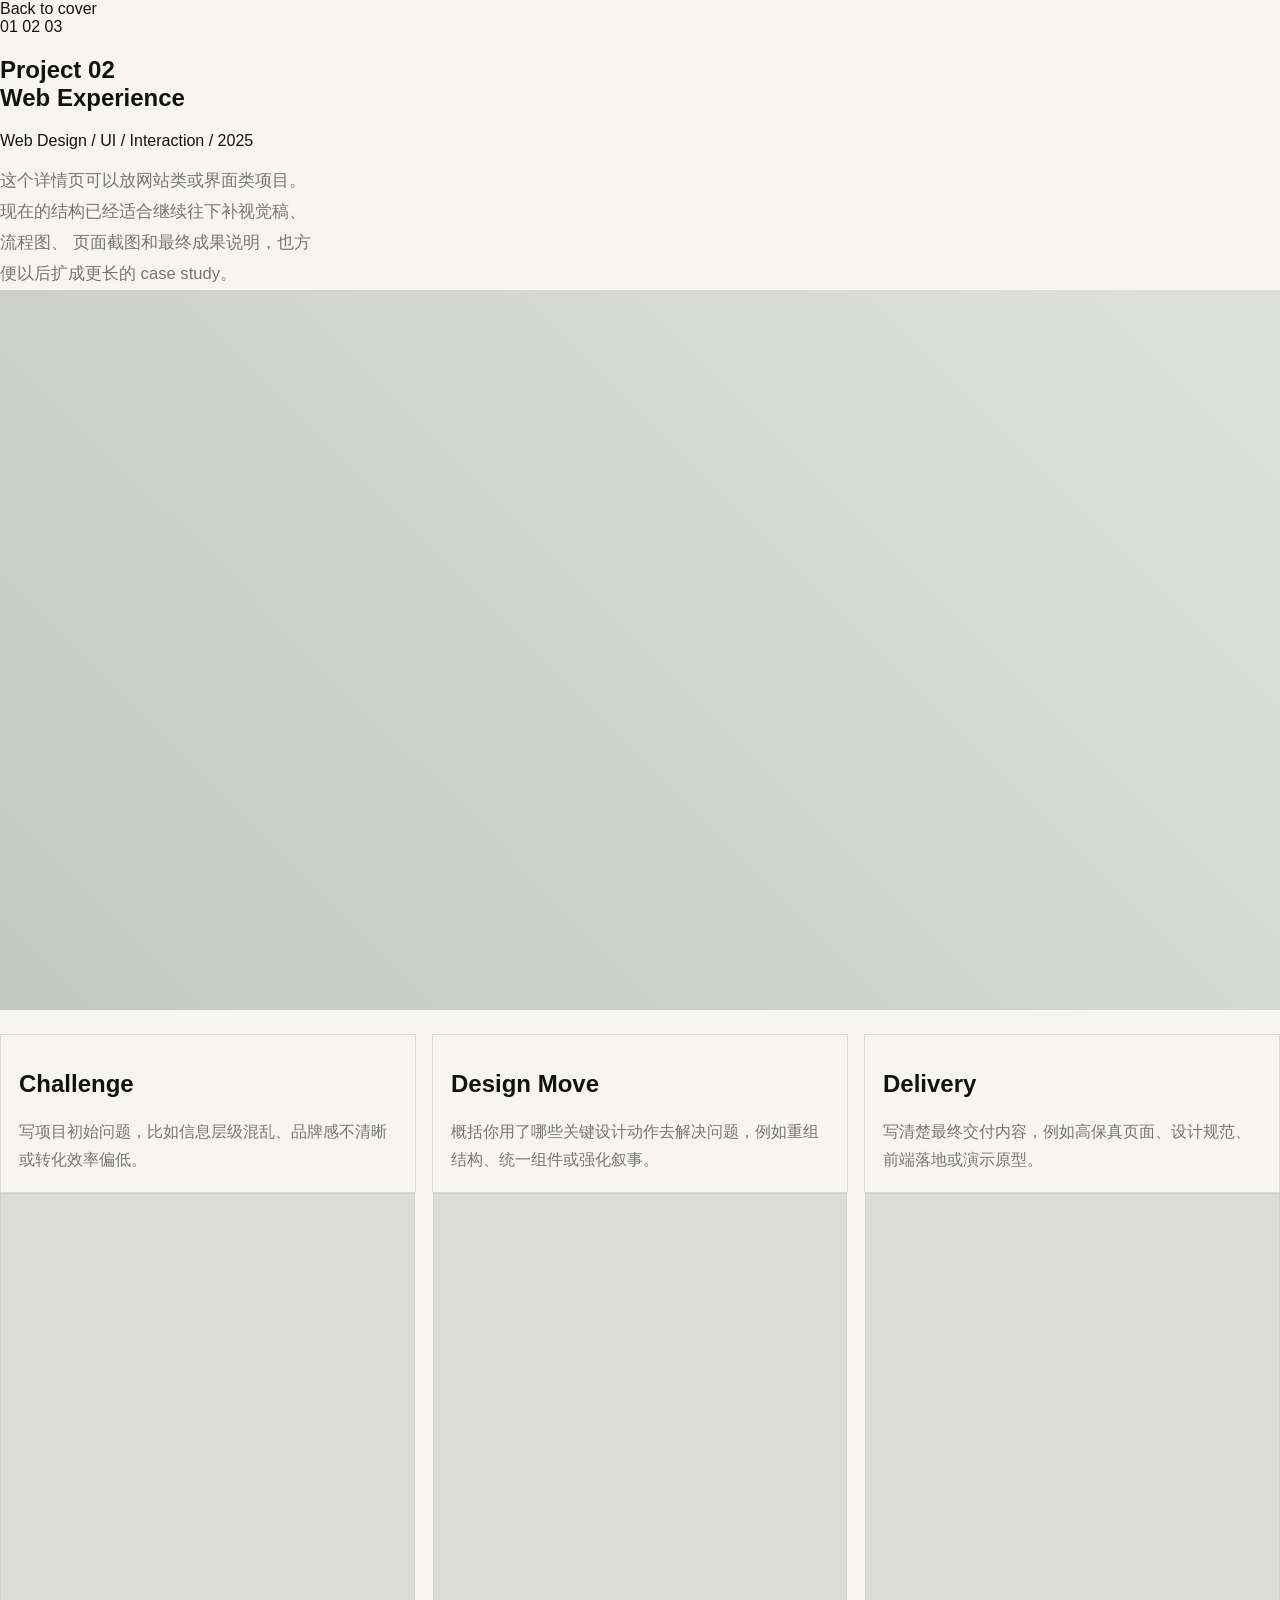
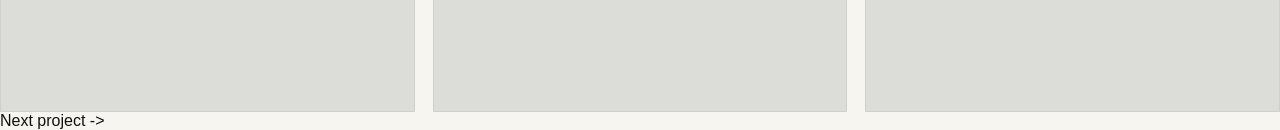
<file: project-02.html>
<!DOCTYPE html>
<html lang="zh-CN">
<head>
  <meta charset="UTF-8">
  <meta name="viewport" content="width=device-width, initial-scale=1.0">
  <title>Project 02</title>
  <link rel="stylesheet" href="styles.css">
</head>
<body class="project-page">
  <main class="project-shell">
    <div class="project-topbar">
      <a class="back-link" href="index.html">Back to cover</a>
      <nav class="project-nav">
        <a href="project-01.html">01</a>
        <a href="project-02.html">02</a>
        <a href="project-03.html">03</a>
      </nav>
    </div>

    <section class="project-intro">
      <div>
        <h1>Project 02<br>Web Experience</h1>
        <p class="project-meta">Web Design / UI / Interaction / 2025</p>
      </div>
      <div class="project-summary">
        这个详情页可以放网站类或界面类项目。现在的结构已经适合继续往下补视觉稿、流程图、
        页面截图和最终成果说明，也方便以后扩成更长的 case study。
      </div>
    </section>

    <div class="project-cover cover-b"></div>

    <section class="detail-grid">
      <article class="detail-card">
        <h2>Challenge</h2>
        <p>写项目初始问题，比如信息层级混乱、品牌感不清晰或转化效率偏低。</p>
      </article>
      <article class="detail-card">
        <h2>Design Move</h2>
        <p>概括你用了哪些关键设计动作去解决问题，例如重组结构、统一组件或强化叙事。</p>
      </article>
      <article class="detail-card">
        <h2>Delivery</h2>
        <p>写清楚最终交付内容，例如高保真页面、设计规范、前端落地或演示原型。</p>
      </article>
    </section>

    <section class="gallery-strip">
      <div class="gallery-tile tile-b"></div>
      <div class="gallery-tile tile-c"></div>
      <div class="gallery-tile tile-a"></div>
    </section>

    <div class="next-project">
      <a href="project-03.html">Next project -></a>
    </div>
  </main>
</body>
</html>
</file>
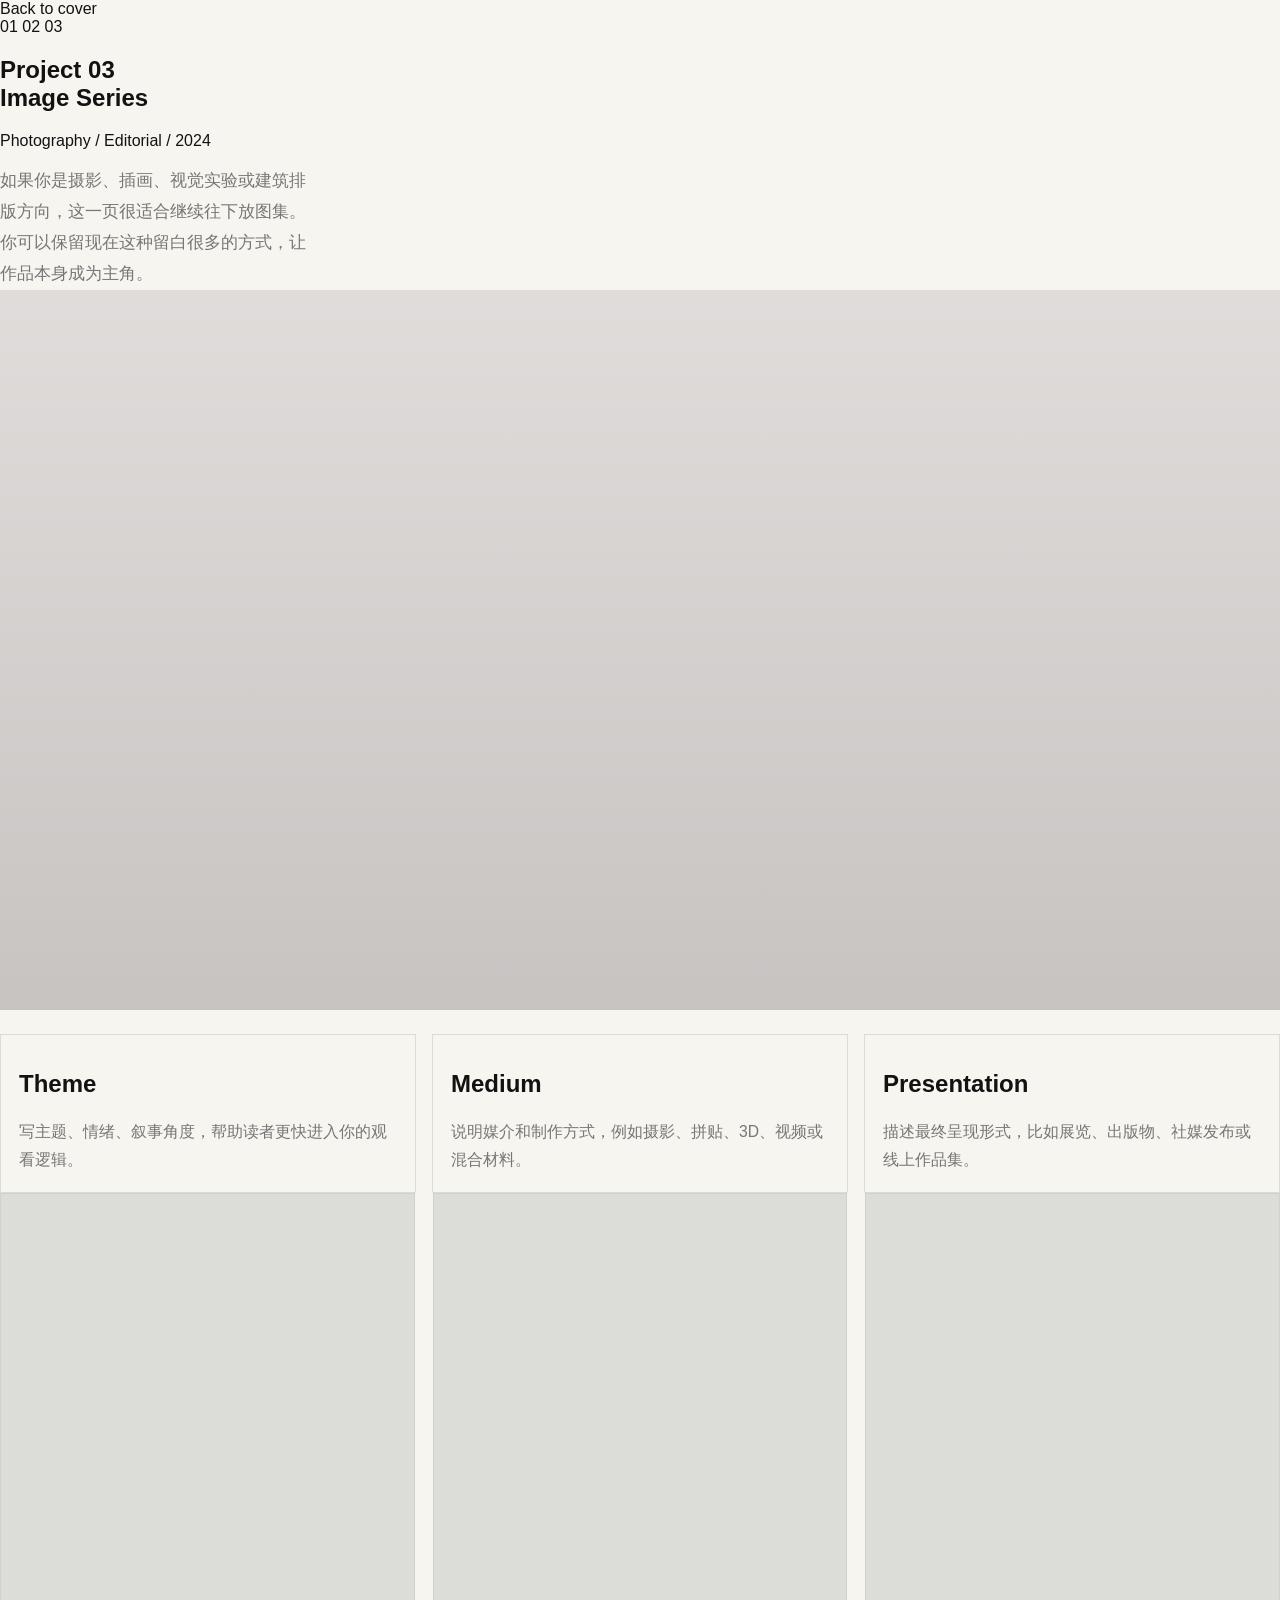
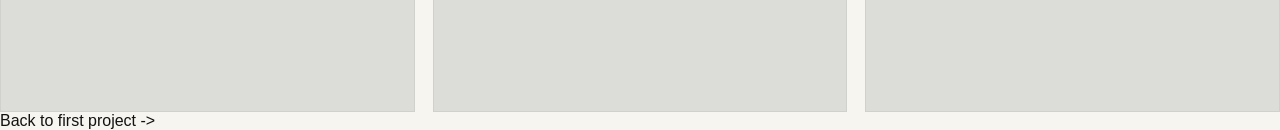
<file: project-03.html>
<!DOCTYPE html>
<html lang="zh-CN">
<head>
  <meta charset="UTF-8">
  <meta name="viewport" content="width=device-width, initial-scale=1.0">
  <title>Project 03</title>
  <link rel="stylesheet" href="styles.css">
</head>
<body class="project-page">
  <main class="project-shell">
    <div class="project-topbar">
      <a class="back-link" href="index.html">Back to cover</a>
      <nav class="project-nav">
        <a href="project-01.html">01</a>
        <a href="project-02.html">02</a>
        <a href="project-03.html">03</a>
      </nav>
    </div>

    <section class="project-intro">
      <div>
        <h1>Project 03<br>Image Series</h1>
        <p class="project-meta">Photography / Editorial / 2024</p>
      </div>
      <div class="project-summary">
        如果你是摄影、插画、视觉实验或建筑排版方向，这一页很适合继续往下放图集。
        你可以保留现在这种留白很多的方式，让作品本身成为主角。
      </div>
    </section>

    <div class="project-cover cover-c"></div>

    <section class="detail-grid">
      <article class="detail-card">
        <h2>Theme</h2>
        <p>写主题、情绪、叙事角度，帮助读者更快进入你的观看逻辑。</p>
      </article>
      <article class="detail-card">
        <h2>Medium</h2>
        <p>说明媒介和制作方式，例如摄影、拼贴、3D、视频或混合材料。</p>
      </article>
      <article class="detail-card">
        <h2>Presentation</h2>
        <p>描述最终呈现形式，比如展览、出版物、社媒发布或线上作品集。</p>
      </article>
    </section>

    <section class="gallery-strip">
      <div class="gallery-tile tile-c"></div>
      <div class="gallery-tile tile-a"></div>
      <div class="gallery-tile tile-b"></div>
    </section>

    <div class="next-project">
      <a href="project-01.html">Back to first project -></a>
    </div>
  </main>
</body>
</html>
</file>
<file: styles.css>
:root {
  --bg: #f7f5f0;
  --paper: #f6f6f3;
  --paper-soft: #ecece8;
  --ink: #121212;
  --muted: #767676;
  --line: #dcdcd6;
  --tile: #dddddd;
  --tile-strong: #cfcfca;
}

* {
  box-sizing: border-box;
}

html {
  scroll-behavior: smooth;
  scroll-padding-top: 28px;
}

body {
  margin: 0;
  min-height: 100%;
  font-family: "Helvetica Neue", Arial, "PingFang SC", "Hiragino Sans GB", "Microsoft YaHei", sans-serif;
  background: var(--bg);
  color: var(--ink);
  position: relative;
  overflow-x: hidden;
}

a {
  color: inherit;
  text-decoration: none;
}

.single-page {
  padding: 16px;
  position: relative;
  isolation: isolate;
}

.ambient-particles {
  position: fixed;
  inset: 0;
  pointer-events: none;
  z-index: 0;
  overflow: hidden;
  background:
    radial-gradient(circle at 18% 14%, rgba(166, 129, 86, 0.04), transparent 18%),
    radial-gradient(circle at 82% 20%, rgba(138, 103, 67, 0.035), transparent 16%),
    radial-gradient(circle at 48% 76%, rgba(172, 146, 115, 0.03), transparent 20%),
    linear-gradient(180deg, rgba(255, 255, 255, 0.7), rgba(247, 245, 240, 0.92));
}

.ambient-particle {
  position: absolute;
  display: block;
  border-radius: 50%;
  background: rgba(148, 115, 78, 0.16);
  filter: blur(0.4px);
  animation: ambient-float linear infinite;
  will-change: transform, opacity;
}

.ambient-particle:nth-child(1) {
  width: 4px;
  height: 4px;
  left: 7%;
  top: 16%;
  animation-duration: 22s;
  animation-delay: -6s;
}

.ambient-particle:nth-child(2) {
  width: 6px;
  height: 6px;
  left: 14%;
  top: 62%;
  animation-duration: 28s;
  animation-delay: -12s;
}

.ambient-particle:nth-child(3) {
  width: 3px;
  height: 3px;
  left: 22%;
  top: 34%;
  animation-duration: 24s;
  animation-delay: -8s;
}

.ambient-particle:nth-child(4) {
  width: 5px;
  height: 5px;
  left: 32%;
  top: 72%;
  animation-duration: 30s;
  animation-delay: -15s;
}

.ambient-particle:nth-child(5) {
  width: 4px;
  height: 4px;
  left: 41%;
  top: 20%;
  animation-duration: 26s;
  animation-delay: -10s;
}

.ambient-particle:nth-child(6) {
  width: 7px;
  height: 7px;
  left: 52%;
  top: 48%;
  animation-duration: 32s;
  animation-delay: -18s;
}

.ambient-particle:nth-child(7) {
  width: 3px;
  height: 3px;
  left: 63%;
  top: 12%;
  animation-duration: 20s;
  animation-delay: -4s;
}

.ambient-particle:nth-child(8) {
  width: 5px;
  height: 5px;
  left: 71%;
  top: 66%;
  animation-duration: 29s;
  animation-delay: -9s;
}

.ambient-particle:nth-child(9) {
  width: 4px;
  height: 4px;
  left: 79%;
  top: 37%;
  animation-duration: 25s;
  animation-delay: -14s;
}

.ambient-particle:nth-child(10) {
  width: 6px;
  height: 6px;
  left: 86%;
  top: 78%;
  animation-duration: 34s;
  animation-delay: -22s;
}

.ambient-particle:nth-child(11) {
  width: 3px;
  height: 3px;
  left: 91%;
  top: 23%;
  animation-duration: 21s;
  animation-delay: -7s;
}

.ambient-particle:nth-child(12) {
  width: 5px;
  height: 5px;
  left: 95%;
  top: 56%;
  animation-duration: 27s;
  animation-delay: -11s;
}

.site-header {
  width: min(1100px, 100%);
  margin: 0 auto 12px;
  display: flex;
  justify-content: space-between;
  align-items: center;
  gap: 16px;
  color: #121212;
  position: relative;
  z-index: 1;
}

.site-title {
  font-size: 0.95rem;
  font-family: "Helvetica Neue", Arial, "PingFang SC", "Hiragino Sans GB", "Microsoft YaHei", sans-serif;
  transition: color 180ms ease, opacity 180ms ease;
}

.site-nav {
  display: flex;
  gap: 14px;
  flex-wrap: wrap;
}

.site-nav a {
  color: #5f5f59;
  font-size: 0.92rem;
  font-family: "Helvetica Neue", Arial, "PingFang SC", "Hiragino Sans GB", "Microsoft YaHei", sans-serif;
  transition: color 180ms ease, opacity 180ms ease;
}

button,
.button {
  transition:
    color 180ms ease,
    background-color 180ms ease,
    border-color 180ms ease,
    box-shadow 180ms ease,
    transform 180ms ease;
}

.page-shell {
  width: min(1100px, 100%);
  margin: 0 auto;
  background: var(--paper);
  position: relative;
  z-index: 1;
  overflow: hidden;
}

.page-shell::before {
  content: "";
  position: absolute;
  inset: 0;
  pointer-events: none;
  z-index: 0;
  opacity: 0.52;
  background:
    radial-gradient(circle at 10% 14%, rgba(153, 117, 79, 0.18) 0 1.5px, transparent 3px),
    radial-gradient(circle at 28% 26%, rgba(138, 101, 64, 0.14) 0 1px, transparent 2.5px),
    radial-gradient(circle at 44% 18%, rgba(166, 133, 97, 0.16) 0 1.5px, transparent 3px),
    radial-gradient(circle at 63% 32%, rgba(146, 112, 76, 0.15) 0 1px, transparent 2.5px),
    radial-gradient(circle at 82% 20%, rgba(130, 94, 58, 0.14) 0 1.5px, transparent 3px),
    radial-gradient(circle at 16% 66%, rgba(160, 126, 88, 0.14) 0 1px, transparent 2.5px),
    radial-gradient(circle at 36% 74%, rgba(148, 115, 79, 0.16) 0 1.5px, transparent 3px),
    radial-gradient(circle at 58% 62%, rgba(174, 145, 111, 0.14) 0 1px, transparent 2.5px),
    radial-gradient(circle at 77% 72%, rgba(140, 104, 68, 0.14) 0 1.5px, transparent 3px);
  background-size:
    220px 210px,
    240px 220px,
    260px 240px,
    250px 230px,
    230px 220px,
    240px 220px,
    260px 240px,
    250px 230px,
    230px 220px;
  animation: page-particle-drift 20s linear infinite;
}

.hero-sheet,
.project-section,
.about-section {
  position: relative;
  z-index: 1;
}

.reveal-on-scroll {
  opacity: 0;
  transform: translate3d(0, 18px, 0);
  transition:
    opacity 480ms ease,
    transform 620ms cubic-bezier(0.22, 1, 0.36, 1);
  transition-delay: var(--reveal-delay, 0ms);
  will-change: opacity, transform;
}

.reveal-on-scroll.is-visible {
  opacity: 1;
  transform: translate3d(0, 0, 0);
}

.frame-label {
  margin: 0 0 10px;
  color: #7d7d7d;
  font-size: 0.9rem;
}

.hero-sheet,
.project-section,
.about-section {
  padding: clamp(22px, 4vw, 38px);
}

.hero-heading {
  margin-bottom: 28px;
}

.hero-heading h1 {
  margin: 0 0 12px;
  max-width: 260px;
  font-size: clamp(2.2rem, 6vw, 4.2rem);
  line-height: 0.95;
  font-weight: 700;
  letter-spacing: -0.04em;
  font-family: "Helvetica Neue", Arial, "PingFang SC", "Hiragino Sans GB", "Microsoft YaHei", sans-serif;
}

.hero-note,
.project-summary,
.detail-card p,
.about-copy,
.section-meta {
  color: var(--muted);
  line-height: 1.78;
  font-family: "PingFang SC", "Hiragino Sans GB", "Microsoft YaHei", "Noto Sans CJK SC", sans-serif;
  word-break: normal;
  line-break: loose;
  text-wrap: pretty;
}

.hero-note {
  max-width: 560px;
  margin: 0;
}

.cover-grid {
  display: grid;
  grid-template-columns: repeat(5, 1fr);
  gap: clamp(10px, 2vw, 18px);
  width: min(980px, 100%);
  margin: 0 auto;
}

.cover-card {
  aspect-ratio: 1 / 1;
  position: relative;
  overflow: hidden;
  isolation: isolate;
  background-color: #1f1f1f;
  transition:
    transform 220ms ease,
    background-color 220ms ease,
    box-shadow 220ms ease;
}

.cover-card span {
  position: absolute;
  left: 12px;
  bottom: 10px;
  font-size: 0.82rem;
  color: rgba(255, 255, 255, 0.96);
  z-index: 3;
  text-shadow: 0 1px 3px rgba(0, 0, 0, 0.48);
  transition: transform 220ms ease, color 220ms ease;
}

.cover-card::before {
  content: "";
  position: absolute;
  inset: 0;
  z-index: 1;
  background-image: var(--cover-image);
  background-size: cover;
  background-position: center center;
  background-repeat: no-repeat;
}

.cover-card::after {
  content: "";
  position: absolute;
  inset: 0;
  z-index: 2;
  background: linear-gradient(
    to bottom,
    rgba(0, 0, 0, 0) 48%,
    rgba(0, 0, 0, 0.26) 72%,
    rgba(0, 0, 0, 0.62) 100%
  );
}

.cover-card-one {
  --cover-image: url("assets/001.jpg");
}

.cover-card-two {
  --cover-image: url("assets/002.jpg");
}

.cover-card-three {
  --cover-image: url("assets/003.jpg");
}

.cover-card-four {
  --cover-image: url("assets/004.jpg");
}

.cover-card-five {
  --cover-image: url("assets/005.jpg");
}

.project-section {
  border-top: 1px solid var(--line);
}

.project-section-compact .project-layout {
  margin-bottom: 24px;
}

.project-section-compact .section-head {
  margin-bottom: 18px;
}

.section-head {
  margin-bottom: 28px;
}

.section-index {
  margin: 0 0 10px;
  color: #7d7d7d;
  font-size: 0.92rem;
}

.section-head h2,
.about-section h2 {
  margin: 0 0 12px;
  font-size: clamp(2rem, 4.6vw, 3.55rem);
  line-height: 1;
  letter-spacing: -0.04em;
  font-family: "Helvetica Neue", Arial, "PingFang SC", "Hiragino Sans GB", "Microsoft YaHei", sans-serif;
}

.section-meta {
  margin: 0;
  font-size: 0.98rem;
  letter-spacing: 0.01em;
  color: rgba(88, 88, 82, 0.92);
}

.project-cover {
  width: 100%;
  aspect-ratio: 16 / 9;
  background: var(--paper-soft);
  margin-bottom: 24px;
}

.project-cover-full {
  aspect-ratio: auto;
  min-height: 0;
}

.project-cover.cover-a {
  background: #f6a31a;
}

.project-cover-image-frame {
  position: relative;
  display: grid;
  place-items: center;
  overflow: hidden;
  padding: 0;
  border: 2px solid rgba(255, 248, 230, 0.72);
  box-shadow: 0 18px 34px rgba(108, 57, 8, 0.12);
  transition:
    transform 240ms ease,
    box-shadow 220ms ease-out;
}

.project-cover-static-image {
  display: block;
  width: 100%;
  height: auto;
  object-fit: contain;
  object-position: center center;
  position: relative;
  z-index: 2;
  transform: scale(1);
  transition: transform 220ms ease-out;
  filter: drop-shadow(0 14px 28px rgba(72, 39, 6, 0.18));
}

.cover-a .project-cover-static-image {
  mix-blend-mode: normal;
  opacity: 0.98;
  filter: brightness(1.01) contrast(0.99) saturate(0.99);
}

.project-cover-animated-bg {
  isolation: isolate;
}

.project-cover-animated-bg:hover {
  box-shadow: 0 20px 36px rgba(108, 57, 8, 0.14);
}

.project-cover-bg-orb {
  position: absolute;
  pointer-events: none;
  border-radius: 50%;
  filter: blur(28px);
  opacity: 0.24;
  z-index: 1;
  animation: drift-orb 10s ease-in-out infinite;
}

.bg-orb-01 {
  width: 280px;
  height: 280px;
  left: 10%;
  top: 14%;
  background: rgba(255, 214, 107, 0.24);
  animation-delay: 0s;
}

.bg-orb-02 {
  width: 340px;
  height: 340px;
  right: 6%;
  top: 8%;
  background: rgba(255, 154, 74, 0.18);
  animation-delay: 1.8s;
}

.bg-orb-03 {
  width: 240px;
  height: 240px;
  left: 38%;
  bottom: 10%;
  background: rgba(255, 236, 168, 0.14);
  animation-delay: 3.2s;
}

.project-cover.cover-b {
  background:
    linear-gradient(225deg, rgba(255, 255, 255, 0.24), rgba(0, 0, 0, 0.08)),
    #d5d8d4;
}

.project-cover.cover-c {
  background:
    linear-gradient(180deg, rgba(255, 255, 255, 0.2), rgba(0, 0, 0, 0.08)),
    #d8d4d2;
}

.project-cover-perspective {
  position: relative;
  padding: clamp(14px, 2vw, 22px);
  overflow: hidden;
  isolation: isolate;
  background:
    radial-gradient(circle at 50% 50%, rgba(255, 90, 190, 0.22), transparent 38%),
    linear-gradient(135deg, #23091d 0%, #53143b 52%, #190711 100%);
}

.project-cover-overlay {
  position: absolute;
  inset: 0;
}

.project-cover-frame {
  position: relative;
  z-index: 1;
  width: 100%;
  height: 100%;
  display: grid;
  place-items: center;
  overflow: hidden;
}

.project-cover-image {
  display: block;
  max-width: none;
  width: calc(100% - 8px);
  height: calc(100% - 8px);
  object-fit: contain;
  object-position: center center;
  transform: scale(1.02);
  transition: transform 220ms ease-out;
  filter: drop-shadow(0 18px 42px rgba(0, 0, 0, 0.28));
}

.project-cover-overlay {
  background:
    linear-gradient(180deg, rgba(255, 255, 255, 0.08), transparent 24%, rgba(0, 0, 0, 0.2) 100%),
    radial-gradient(circle at var(--glow-x, 50%) var(--glow-y, 50%), rgba(255, 187, 230, 0.14), transparent 22%),
    radial-gradient(circle at 50% 50%, rgba(255, 70, 180, 0.06), transparent 46%);
  mix-blend-mode: screen;
  pointer-events: none;
  z-index: 2;
}

.project-cover-perspective::after {
  content: "";
  position: absolute;
  inset: auto 0 0 0;
  height: 24%;
  background: linear-gradient(180deg, transparent, rgba(7, 2, 8, 0.24));
  z-index: 3;
  pointer-events: none;
}

.project-layout {
  display: grid;
  grid-template-columns: minmax(300px, 0.92fr) minmax(0, 1.4fr);
  gap: 30px;
  align-items: start;
  margin-bottom: 32px;
}

.detail-grid {
  display: grid;
  grid-template-columns: repeat(3, minmax(0, 1fr));
  gap: 16px;
  align-items: start;
}

.detail-card {
  border: 1px solid var(--line);
  padding: 16px 18px 18px;
  min-height: 0;
  transition:
    transform 220ms ease,
    box-shadow 220ms ease,
    border-color 220ms ease,
    background-color 220ms ease;
}

.detail-card h3 {
  margin: 0 0 8px;
  font-size: 1.12rem;
  line-height: 1.25;
  letter-spacing: -0.01em;
  font-family: "Helvetica Neue", Arial, "PingFang SC", "Hiragino Sans GB", "Microsoft YaHei", sans-serif;
}

.detail-card p,
.about-copy {
  margin: 0;
  font-size: 0.98rem;
  line-height: 1.78;
}

.project-summary {
  max-width: 34ch;
  font-size: 1.04rem;
  line-height: 1.86;
}

.gallery-strip {
  display: grid;
  grid-template-columns: repeat(3, 1fr);
  gap: 18px;
}

.project-01-media-row {
  margin-top: 22px;
  display: grid;
  grid-template-columns: minmax(180px, 220px) minmax(0, 1fr);
  gap: 22px;
  align-items: start;
  overflow: hidden;
}

.project-01-side-image {
  margin: 0;
  padding: 14px;
  background: #efede6;
  border: 1px solid rgba(18, 18, 18, 0.08);
  box-shadow: 0 12px 28px rgba(38, 24, 12, 0.08);
  transition: transform 240ms ease, box-shadow 240ms ease;
}

.project-01-right-stack {
  display: grid;
  gap: 16px;
}

.project-01-side-image img {
  display: block;
  width: 100%;
  height: auto;
  object-fit: contain;
  transition: transform 320ms ease;
}

.project-01-left-mini-grid {
  display: grid;
  grid-template-columns: 1fr;
  gap: 14px;
  align-content: start;
}

.project-01-side-mini {
  margin: 0;
  padding: 8px;
  background: #efede6;
  border: 1px solid rgba(18, 18, 18, 0.08);
  box-shadow: 0 10px 22px rgba(38, 24, 12, 0.06);
  transition: transform 240ms ease, box-shadow 240ms ease;
}

.project-01-side-mini img {
  display: block;
  width: 100%;
  aspect-ratio: 16 / 9;
  height: auto;
  object-fit: cover;
  transition: transform 320ms ease;
}

.storyboard-panel {
  min-width: 0;
  padding: 10px;
  align-self: start;
  background:
    linear-gradient(180deg, rgba(255, 255, 255, 0.2), rgba(255, 255, 255, 0.05)),
    #d8d0bf;
  box-shadow: inset 0 0 0 1px rgba(255, 255, 255, 0.18);
}

.storyboard-label {
  margin: 0 0 10px;
  color: rgba(64, 48, 34, 0.8);
  font-size: 0.76rem;
  letter-spacing: 0.08em;
  text-transform: uppercase;
}

.storyboard-scroll {
  width: 100%;
  overflow-x: auto;
  overflow-y: hidden;
  display: grid;
  grid-auto-flow: column;
  grid-auto-columns: minmax(180px, 210px);
  gap: 14px;
  padding-bottom: 4px;
  scrollbar-width: thin;
  scrollbar-color: rgba(255, 255, 255, 0.32) transparent;
}

.storyboard-scroll::-webkit-scrollbar {
  height: 8px;
}

.storyboard-scroll::-webkit-scrollbar-thumb {
  background: rgba(255, 255, 255, 0.3);
}

.storyboard-shot {
  margin: 0;
  overflow: hidden;
  transition: transform 240ms ease;
}

.storyboard-shot img {
  display: block;
  width: 100%;
  height: auto;
  background: #101010;
  border: 1px solid rgba(10, 10, 10, 0.4);
  box-shadow: 0 8px 18px rgba(42, 14, 14, 0.16);
  transition: transform 320ms ease, box-shadow 240ms ease;
}

#project-02 .gallery-strip {
  width: min(920px, 90%);
  margin-left: auto;
  margin-right: auto;
  gap: 24px;
}

#project-02 {
  position: relative;
  isolation: isolate;
}

#project-02::before {
  content: "";
  position: absolute;
  inset: 0;
  background-image: url("assets/project-02-bg-020.png");
  background-repeat: no-repeat;
  background-position: center 140px;
  background-size: min(76%, 900px);
  opacity: 0.17;
  pointer-events: none;
  z-index: 0;
}

#project-02 > * {
  position: relative;
  z-index: 1;
}

#project-02 .gallery-tile {
  border: 1px solid rgba(32, 24, 12, 0.08);
  background-color: #f0e2bf;
  padding: 14px;
  box-shadow:
    0 10px 20px rgba(88, 64, 24, 0.06),
    0 1px 0 rgba(255, 255, 255, 0.7) inset;
  border-radius: 6px;
  background-origin: content-box;
  background-clip: content-box;
}

#project-02 .gallery-tile-phone {
  width: 80%;
  margin-left: auto;
  margin-right: auto;
}

#project-02 .gallery-strip + .gallery-strip {
  margin-top: 18px;
}

#project-02 .project-02-media-group {
  width: min(980px, 92%);
  margin: 28px auto 0;
}

#project-02 .project-media-head {
  margin-bottom: 14px;
}

#project-02 .project-media-head h3 {
  margin: 0;
  font-size: 1rem;
  font-weight: 600;
  letter-spacing: 0.01em;
}

#project-02 .project-media-figure {
  margin: 0;
  display: grid;
  gap: 10px;
}

#project-02 .project-media-caption {
  font-size: 0.84rem;
  line-height: 1.55;
  color: var(--muted);
  text-align: center;
  max-width: 880px;
  margin-inline: auto;
}

#project-02 .project-media-figure-wide {
  width: min(1120px, 100%);
  margin-inline: auto;
  justify-items: center;
  gap: 12px;
  padding: 8px 8px 10px;
  border: 1px solid rgba(18, 18, 18, 0.08);
  background: #f5f2eb;
}

#project-02 .project-media-image {
  display: block;
  width: 100%;
  max-width: 1040px;
  height: auto;
}

#project-02 .project-02-screens-row {
  display: grid;
  gap: 24px;
  align-items: start;
}

#project-02 .project-02-screens-row-primary {
  grid-template-columns: repeat(3, minmax(0, 1fr));
}

#project-02 .project-02-screens-row-six {
  grid-template-columns: repeat(6, minmax(0, 1fr));
}

#project-02 .project-02-screens-row-secondary {
  grid-template-columns: repeat(3, minmax(0, 1fr));
  width: 100%;
  margin: 24px auto 0;
}

#project-02 .project-02-screens-row .project-media-figure,
#project-02 .project-02-spatial-layout .project-media-figure {
  justify-items: center;
}

#project-02 .project-02-screen-card {
  align-content: start;
}

#project-02 .project-02-screens-row .gallery-tile-phone {
  width: min(100%, 292px);
  margin-left: auto;
  margin-right: auto;
}

/* Key Screens: cleaner phone preview cards */
#project-02 .project-02-screens-row .gallery-tile-phone {
  border: none;
  box-shadow: none;
  padding: 0;
  background-origin: border-box;
  background-clip: border-box;
}

#project-02 .project-02-spatial-layout {
  display: grid;
  grid-template-columns: minmax(320px, 0.92fr) minmax(0, 1.08fr);
  gap: 24px;
  align-items: start;
}

#project-02 .project-02-spatial-layout-custom {
  grid-template-columns: minmax(0, 1.2fr) minmax(260px, 0.8fr);
  gap: 18px;
  align-items: stretch;
  justify-items: stretch;
}

#project-02 .project-02-spatial-main-card,
#project-02 .project-02-spatial-support-card {
  margin: 0;
  border: 1px solid rgba(18, 18, 18, 0.08);
  background: #f5f2eb;
  padding: 10px;
  box-shadow:
    0 10px 20px rgba(38, 24, 12, 0.06),
    0 1px 0 rgba(255, 255, 255, 0.66) inset;
}

#project-02 .project-02-spatial-main-card {
  width: 100%;
  align-self: stretch;
}

#project-02 .project-02-spatial-main-image {
  display: block;
  width: 100%;
  height: 100%;
  min-height: 0;
  object-fit: cover;
  object-position: center;
}

#project-02 .project-02-spatial-support-row {
  display: grid;
  grid-template-columns: 1fr;
  width: 100%;
  height: 100%;
  gap: 12px;
  align-content: stretch;
  align-items: stretch;
}

#project-02 .project-02-spatial-support-card {
  display: grid;
  grid-template-rows: auto minmax(0, 1fr) auto;
  min-height: 0;
}

#project-02 .project-02-spatial-support-image {
  display: block;
  width: 100%;
  height: 100%;
  min-height: 0;
  object-fit: cover;
  object-position: center;
}

#project-02 .project-02-step-label {
  margin: 0 0 8px;
  font-size: 0.78rem;
  font-weight: 600;
  letter-spacing: 0.08em;
  text-transform: uppercase;
  color: rgba(66, 52, 34, 0.9);
}

#project-02 .gallery-tile-spatial-feature {
  width: 100%;
  aspect-ratio: 10 / 14;
  background-size: contain;
  background-repeat: no-repeat;
  background-position: center center;
  background-color: #f3ead1;
}

#project-02 .project-02-spatial-support {
  display: grid;
  grid-template-columns: 1fr;
  gap: 24px;
}

#project-02 .gallery-tile-spatial-support {
  width: 100%;
  aspect-ratio: 16 / 9.6;
  background-size: contain;
  background-repeat: no-repeat;
  background-position: center center;
  background-color: #f3ead1;
}

#project-03 .project-03-case-study {
  margin-top: 28px;
  display: grid;
  gap: 28px;
}

#project-03 .project-03-media-group {
  display: grid;
  gap: 14px;
}

#project-03 .project-03-media-head {
  margin-bottom: 2px;
}

#project-03 .project-03-media-head h3 {
  margin: 0;
  font-size: 1rem;
  font-weight: 600;
  letter-spacing: 0.01em;
}

#project-03 .project-03-environment-grid,
#project-03 .project-03-model-grid {
  display: grid;
  grid-template-columns: repeat(2, minmax(0, 1fr));
  gap: 18px;
}

#project-03 .project-03-interaction-figure {
  max-width: 920px;
}

#project-03 .project-03-media-figure {
  margin: 0;
  display: grid;
  gap: 10px;
}

#project-03 .project-03-media-figure .gallery-tile {
  background-color: #efede6;
  border: none;
  padding: 12px;
  box-shadow:
    0 10px 20px rgba(38, 24, 12, 0.06),
    0 1px 0 rgba(255, 255, 255, 0.66) inset;
  background-origin: content-box;
  background-clip: content-box;
}

#project-03 .project-03-environment-grid .gallery-tile,
#project-03 .project-03-model-grid .gallery-tile {
  aspect-ratio: 16 / 10;
}

#project-03 .project-03-interaction-figure .gallery-tile {
  aspect-ratio: 16 / 9;
}

#project-03 .project-03-media-caption {
  margin: 0;
  font-size: 0.82rem;
  line-height: 1.55;
  color: var(--muted);
}

.gallery-strip-wide {
  align-items: stretch;
}

.gallery-strip-two {
  grid-template-columns: repeat(2, 1fr);
}

.gallery-strip-four {
  grid-template-columns: repeat(4, 1fr);
}

.gallery-strip-single {
  grid-template-columns: 1fr;
}

.gallery-tile {
  aspect-ratio: 4 / 5;
  background: #dcdcd8;
  background-size: cover;
  background-position: center center;
  border: 1px solid rgba(18, 18, 18, 0.06);
  position: relative;
  overflow: hidden;
  transition:
    transform 240ms ease,
    box-shadow 240ms ease,
    filter 240ms ease;
}

@media (hover: hover) {
  .site-title:hover,
  .site-nav a:hover,
  button:hover,
  .button:hover {
    color: #2a2926;
    opacity: 0.88;
  }

  .cover-card:hover {
    transform: translateY(-3px);
    background: var(--tile-strong);
    box-shadow: 0 8px 18px rgba(33, 24, 16, 0.08);
  }

  .cover-card:hover span {
    transform: translateY(-1px);
    color: rgba(255, 255, 255, 1);
  }

  .detail-card:hover,
  .project-cover-image-frame:hover,
  .project-01-side-image:hover,
  .project-01-side-mini:hover,
  .storyboard-shot:hover,
  .gallery-tile:hover {
    transform: translateY(-3px);
  }

  .detail-card:hover,
  .project-cover-image-frame:hover,
  .project-01-side-image:hover,
  .project-01-side-mini:hover,
  .storyboard-shot:hover img,
  .gallery-tile:hover {
    box-shadow: 0 14px 26px rgba(38, 24, 12, 0.1);
  }

  .detail-card:hover {
    border-color: rgba(18, 18, 18, 0.12);
    background-color: rgba(255, 255, 255, 0.3);
  }

  .project-cover-image-frame:hover .project-cover-static-image,
  .project-01-side-image:hover img,
  .project-01-side-mini:hover img,
  .storyboard-shot:hover img {
    transform: scale(1.02);
  }

  .project-cover-image-frame:hover .project-cover-static-image {
    transform: scale(1.015);
  }

  .project-cover-frame:hover .project-cover-image {
    transform: scale(1.03);
  }

  .gallery-tile:hover {
    box-shadow: 0 14px 26px rgba(38, 24, 12, 0.1);
    filter: saturate(1.02);
  }
}

.gallery-tile-wide {
  grid-column: span 2;
  aspect-ratio: 16 / 10;
}

.gallery-tile-landscape {
  aspect-ratio: 16 / 10;
}

.gallery-tile-phone {
  aspect-ratio: 9 / 19.5;
}

.gallery-tile.gallery-image-shot-06 {
  background-image: url("assets/vr-shot-06.jpg");
}

.gallery-tile.gallery-image-shot-03 {
  background-image: url("assets/vr-shot-03.jpg");
}

.gallery-tile.gallery-image-shot-tpose {
  background-image: url("assets/vr-shot-01.jpg");
  background-size: cover;
  background-repeat: no-repeat;
  background-color: transparent;
}

.gallery-tile.gallery-image-project-03-extra-morphing {
  background-image: url("assets/project-03-extra-morphing.png");
  background-size: contain;
  background-repeat: no-repeat;
  background-color: #050505;
  aspect-ratio: 16 / 10;
}

.gallery-tile.gallery-image-project-03-extra-tpose {
  background-image: url("assets/project-03-extra-tpose.png");
  background-size: contain;
  background-repeat: no-repeat;
  background-color: #050505;
  aspect-ratio: 16 / 10;
}

.gallery-tile.gallery-image-project-04-main {
  background-image: url("assets/project-04-main.png");
  background-position: center 62%;
}

.gallery-tile.gallery-image-project-04-extra-01 {
  background-image: url("assets/project-04-extra-01.jpg");
}

.gallery-tile.gallery-image-project-04-extra-02 {
  background-image: url("assets/project-04-extra-02.png");
}

#project-04 .gallery-strip {
  grid-template-columns: minmax(300px, 0.9fr) minmax(0, 1fr);
  grid-template-areas:
    "main side-top"
    "main side-bottom";
  grid-auto-rows: auto;
  align-items: start;
  gap: 20px;
}

#project-04 .gallery-image-project-04-main {
  grid-area: main;
  aspect-ratio: 4 / 5.3;
  background-position: center 68%;
}

#project-04 .gallery-image-project-04-extra-01 {
  grid-area: side-top;
  aspect-ratio: 16 / 10;
}

#project-04 .gallery-image-project-04-extra-02 {
  grid-area: side-bottom;
  aspect-ratio: 16 / 10;
}

.gallery-tile.gallery-image-project-05-main {
  background-image: url("assets/project-05-main.png");
}

.gallery-tile.gallery-image-project-05-extra-01 {
  background-image: url("assets/project-05-extra-01.png");
}

.gallery-tile.gallery-image-project-05-extra-02 {
  background-image: url("assets/project-05-extra-02.png");
}

.gallery-tile.gallery-image-project-05-extra-03 {
  background-image: url("assets/project-05-extra-03.png");
}

#project-05 .project-05-media {
  margin-top: 20px;
  display: block;
}

#project-05 .gallery-image-project-05-extra-01,
#project-05 .gallery-image-project-05-extra-02,
#project-05 .gallery-image-project-05-extra-03 {
  aspect-ratio: 16 / 10;
}

#project-05 .gallery-image-project-05-main {
  aspect-ratio: 16 / 10.2;
}

#project-05 .project-05-detail-block {
  margin-top: 22px;
  display: grid;
  grid-template-columns: minmax(0, 1.2fr) minmax(240px, 0.72fr);
  gap: 22px;
  align-items: start;
}

#project-05 .project-05-detail-images {
  display: grid;
  grid-template-columns: 1fr;
  gap: 18px;
}

#project-05 .project-05-detail-figure {
  margin: 0;
  display: grid;
  gap: 10px;
}

#project-05 .project-05-detail-figure .gallery-tile {
  width: 100%;
}

#project-05 .project-05-detail-caption {
  margin: 0;
  font-size: 0.82rem;
  line-height: 1.5;
  color: var(--muted);
}

#project-05 .project-05-detail-panel {
  margin: 0;
  align-self: start;
}

#project-05 .project-05-detail-panel p {
  margin: 0;
}

.gallery-tile.gallery-image-project-04-app-10,
.gallery-tile.gallery-image-project-04-app-03 {
  background-size: contain;
  background-repeat: no-repeat;
  background-position: center center;
  background-color: #f5f0e4;
}

.gallery-tile.gallery-image-project-04-app-10 {
  background-image: url("assets/project-04-app-10.png");
}

.gallery-tile.gallery-image-project-04-app-03 {
  background-image: url("assets/project-04-app-03.png");
}

.gallery-tile.gallery-image-app-01,
.gallery-tile.gallery-image-app-02,
.gallery-tile.gallery-image-app-05,
.gallery-tile.gallery-image-app-04,
.gallery-tile.gallery-image-app-07,
.gallery-tile.gallery-image-app-08 {
  background-size: contain;
  background-repeat: no-repeat;
  background-position: center center;
  background-color: #f3ead1;
}

.gallery-tile.gallery-image-app-01 {
  background-image: url("assets/app-shot-01.png");
}

.gallery-tile.gallery-image-app-02 {
  background-image: url("assets/app-shot-02.png");
}

.gallery-tile.gallery-image-app-05 {
  background-image: url("assets/app-shot-05.png");
}

.gallery-tile.gallery-image-app-04 {
  background-image: url("assets/app-shot-04.png");
}

.gallery-tile.gallery-image-app-07 {
  background-image: url("assets/app-shot-07.png");
}

.gallery-tile.gallery-image-app-08 {
  background-image: url("assets/app-shot-08.png");
}

.gallery-tile.gallery-image-app-00,
.gallery-tile.gallery-image-app-09 {
  background-size: contain;
  background-repeat: no-repeat;
  background-position: center center;
  background-color: #f3ead1;
}

.gallery-tile.gallery-image-app-00 {
  background-image: url("assets/project-02-research-main.png");
}

.gallery-tile.gallery-image-app-09 {
  background-image: url("assets/app-shot-09.png");
}


.about-section {
  border-top: 1px solid var(--line);
}

.about-copy {
  max-width: 680px;
}

@media (max-width: 820px) {
  .cover-grid,
  .project-layout,
  .detail-grid,
  .gallery-strip {
    grid-template-columns: 1fr;
  }

  .section-head {
    margin-bottom: 22px;
  }

  .section-head h2,
  .about-section h2 {
    font-size: clamp(1.78rem, 7vw, 2.7rem);
    margin-bottom: 10px;
  }

  .section-meta {
    font-size: 0.94rem;
  }

  .project-layout {
    gap: 22px;
    margin-bottom: 26px;
  }

  .project-summary {
    max-width: none;
    font-size: 1rem;
  }

  .detail-grid {
    gap: 14px;
  }

  .detail-card {
    padding: 15px 16px 16px;
  }

  .gallery-strip-two,
  .gallery-strip-four {
    grid-template-columns: 1fr;
  }

  #project-02 .project-02-media-group {
    width: 100%;
    margin-top: 24px;
  }

  #project-02 .project-media-figure-wide {
    width: 100%;
    padding: 8px;
  }

  #project-02 .project-02-screens-row,
  #project-02 .project-02-spatial-layout,
  #project-02 .project-02-spatial-support {
    grid-template-columns: 1fr;
  }

  #project-02 .project-02-spatial-support-row {
    grid-template-columns: 1fr;
    width: 100%;
    height: auto;
    gap: 14px;
  }

  #project-02 .project-02-spatial-main-card {
    width: 100%;
  }

  #project-02 .project-02-spatial-layout-custom {
    grid-template-columns: 1fr;
    gap: 16px;
  }

  #project-02 .project-02-spatial-main-image,
  #project-02 .project-02-spatial-support-image {
    height: auto;
    aspect-ratio: 16 / 9.8;
  }

  #project-03 .project-03-environment-grid,
  #project-03 .project-03-model-grid {
    grid-template-columns: 1fr;
  }

  #project-02 .project-02-screens-row-secondary {
    width: 100%;
    margin-top: 24px;
  }

  #project-02 .project-02-screens-row .gallery-tile-phone,
  #project-02 .gallery-tile-spatial-support,
  #project-02 .gallery-tile-spatial-feature {
    width: 100%;
    max-width: none;
  }

  #project-02 .project-02-screens-row .gallery-tile-phone {
    width: min(100%, 320px);
    margin-left: auto;
    margin-right: auto;
  }

  #project-04 .gallery-strip {
    grid-template-columns: 1fr;
    grid-auto-rows: auto;
  }

  #project-04 .gallery-image-project-04-main {
    grid-row: auto;
    aspect-ratio: 4 / 5;
  }

  #project-05 .project-05-detail-block,
  #project-05 .project-05-detail-images {
    grid-template-columns: 1fr;
  }

  #project-05 .project-05-detail-block {
    gap: 18px;
  }

  .project-01-media-row {
    grid-template-columns: 1fr;
  }

  .project-01-left-mini-grid,
  .project-01-right-stack {
    width: 100%;
  }

  .storyboard-scroll {
    grid-auto-columns: minmax(180px, 220px);
  }

  .gallery-tile-wide {
    grid-column: span 1;
    aspect-ratio: 4 / 5;
  }

  .site-header {
    flex-direction: column;
    align-items: flex-start;
  }

}

@media (prefers-reduced-motion: reduce) {
  html {
    scroll-behavior: auto;
  }

  .ambient-particle,
  .page-shell::before,
  .project-cover-bg-orb {
    animation: none !important;
  }

  .reveal-on-scroll,
  .reveal-on-scroll.is-visible,
  .cover-card,
  .cover-card span,
  .project-cover-image-frame,
  .project-cover-static-image,
  .project-cover-image,
  .project-01-side-image,
  .project-01-side-image img,
  .project-01-side-mini,
  .project-01-side-mini img,
  .storyboard-shot,
  .storyboard-shot img,
  .gallery-tile,
  .detail-card {
    transition: none !important;
    transform: none !important;
    opacity: 1 !important;
    filter: none !important;
  }
}

@keyframes ambient-float {
  0% {
    transform: translate3d(0, 0, 0);
    opacity: 0.12;
  }

  25% {
    transform: translate3d(10px, -18px, 0);
    opacity: 0.2;
  }

  50% {
    transform: translate3d(-8px, -32px, 0);
    opacity: 0.1;
  }

  75% {
    transform: translate3d(14px, -48px, 0);
    opacity: 0.18;
  }

  100% {
    transform: translate3d(-6px, -66px, 0);
    opacity: 0.08;
  }
}

@keyframes drift-orb {
  0%, 100% {
    transform: translate3d(0, 0, 0) scale(0.98);
    opacity: 0.16;
  }
  50% {
    transform: translate3d(8px, -12px, 0) scale(1.08);
    opacity: 0.28;
  }
}

@keyframes page-particle-drift {
  0% {
    transform: translate3d(0, 0, 0);
  }

  50% {
    transform: translate3d(-6px, -8px, 0);
  }

  100% {
    transform: translate3d(5px, -14px, 0);
  }
}

/* Light frosted background theme */
body.single-page {
  background:
    radial-gradient(circle at 12% 8%, rgba(255, 255, 255, 0.75), transparent 34%),
    radial-gradient(circle at 88% 92%, rgba(230, 236, 242, 0.45), transparent 40%),
    linear-gradient(160deg, #f5f7fa 0%, #eef2f5 45%, #f7f8fa 100%);
  color: #1f2328;
}

body.single-page .page-shell {
  background: rgba(255, 255, 255, 0.52);
  border: 1px solid rgba(255, 255, 255, 0.7);
  backdrop-filter: blur(16px) saturate(115%);
  -webkit-backdrop-filter: blur(16px) saturate(115%);
  box-shadow:
    0 12px 30px rgba(43, 56, 72, 0.12),
    inset 0 1px 0 rgba(255, 255, 255, 0.65);
}

body.single-page .page-shell::before {
  opacity: 0.16;
}

body.single-page .site-title,
body.single-page .site-nav a,
body.single-page .section-head h2,
body.single-page .about-section h2 {
  color: #171a1f;
}

body.single-page .section-meta,
body.single-page .project-summary,
body.single-page .detail-card p,
body.single-page .about-copy {
  color: #4b5563;
}

body.single-page .detail-card {
  background: rgba(255, 255, 255, 0.4);
  border-color: rgba(20, 28, 38, 0.12);
}

/* Project 01 English content */
#project-01 .project-01-text-layout {
  display: grid;
  grid-template-columns: 1fr;
  gap: 20px;
  margin-bottom: 30px;
}

#project-01 .project-overview-label {
  margin: 0 0 8px;
  font-size: 0.78rem;
  font-weight: 600;
  letter-spacing: 0.08em;
  text-transform: uppercase;
  color: rgba(38, 44, 52, 0.72);
}

#project-01 .project-01-summary-en {
  margin: 0;
  max-width: 72ch;
  font-size: 1.02rem;
  line-height: 1.75;
  color: #2f3742;
}

#project-01 .project-core-list {
  margin: 0;
  padding: 0;
  list-style: none;
  display: grid;
  grid-template-columns: repeat(3, minmax(0, 1fr));
  gap: 12px;
}

#project-01 .project-core-list li {
  padding: 10px 12px;
  border: 1px solid rgba(23, 30, 40, 0.12);
  background: rgba(255, 255, 255, 0.46);
  font-size: 0.95rem;
  line-height: 1.55;
  color: #25303b;
}

@media (max-width: 820px) {
  #project-01 .project-core-list {
    grid-template-columns: 1fr;
  }

  #project-01 .project-01-summary-en {
    font-size: 0.98rem;
    line-height: 1.7;
  }
}

/* Project 02 English content */
#project-02 .project-02-text-layout {
  display: grid;
  grid-template-columns: 1fr;
  gap: 20px;
  margin-bottom: 30px;
}

#project-02 .project-02-summary-en {
  margin: 0;
  max-width: 74ch;
  font-size: 1.02rem;
  line-height: 1.75;
  color: #2f3742;
}

#project-02 .project-02-core-list {
  margin: 0;
  padding: 0;
  list-style: none;
  display: grid;
  grid-template-columns: repeat(3, minmax(0, 1fr));
  gap: 12px;
}

#project-02 .project-02-core-list li {
  padding: 10px 12px;
  border: 1px solid rgba(23, 30, 40, 0.12);
  background: rgba(255, 255, 255, 0.46);
  font-size: 0.95rem;
  line-height: 1.55;
  color: #25303b;
}

@media (max-width: 820px) {
  #project-02 .project-02-core-list {
    grid-template-columns: 1fr;
  }

  #project-02 .project-02-summary-en {
    font-size: 0.98rem;
    line-height: 1.7;
  }
}

/* Project 04 English content */
#project-04 .project-04-text-layout {
  display: grid;
  grid-template-columns: 1fr;
  gap: 20px;
  margin-bottom: 30px;
}

#project-04 .project-04-summary-en {
  margin: 0;
  max-width: 74ch;
  font-size: 1.02rem;
  line-height: 1.75;
  color: #2f3742;
}

#project-04 .project-04-core-list {
  margin: 0;
  padding: 0;
  list-style: none;
  display: grid;
  grid-template-columns: repeat(3, minmax(0, 1fr));
  gap: 12px;
}

#project-04 .project-04-core-list li {
  padding: 10px 12px;
  border: 1px solid rgba(23, 30, 40, 0.12);
  background: rgba(255, 255, 255, 0.46);
  font-size: 0.95rem;
  line-height: 1.55;
  color: #25303b;
}

@media (max-width: 820px) {
  #project-04 .project-04-core-list {
    grid-template-columns: 1fr;
  }

  #project-04 .project-04-summary-en {
    font-size: 0.98rem;
    line-height: 1.7;
  }
}

/* Project 03 English content */
#project-03 .project-03-text-layout {
  display: grid;
  grid-template-columns: 1fr;
  gap: 20px;
  margin-bottom: 30px;
}

#project-03 .project-03-summary-en {
  margin: 0;
  max-width: 74ch;
  font-size: 1.02rem;
  line-height: 1.75;
  color: #2f3742;
}

#project-03 .project-03-core-list {
  margin: 0;
  padding: 0;
  list-style: none;
  display: grid;
  grid-template-columns: repeat(3, minmax(0, 1fr));
  gap: 12px;
}

#project-03 .project-03-core-list li {
  padding: 10px 12px;
  border: 1px solid rgba(23, 30, 40, 0.12);
  background: rgba(255, 255, 255, 0.46);
  font-size: 0.95rem;
  line-height: 1.55;
  color: #25303b;
}

@media (max-width: 820px) {
  #project-03 .project-03-core-list {
    grid-template-columns: 1fr;
  }

  #project-03 .project-03-summary-en {
    font-size: 0.98rem;
    line-height: 1.7;
  }
}

/* Project 05 aligned with previous project text layout */
#project-05 .project-05-text-layout {
  display: grid;
  grid-template-columns: 1fr;
  gap: 22px;
  margin-bottom: 32px;
}

#project-05 .project-05-summary-en {
  margin: 0;
  max-width: 74ch;
  font-size: 1.02rem;
  line-height: 1.75;
  color: #2f3742;
}

#project-05 .project-05-core-list {
  margin: 0;
  padding: 0;
  list-style: none;
  display: grid;
  grid-template-columns: repeat(3, minmax(0, 1fr));
  gap: 14px;
  align-items: stretch;
}

#project-05 .project-05-core-list li {
  padding: 11px 13px;
  border: 1px solid rgba(23, 30, 40, 0.12);
  background: rgba(255, 255, 255, 0.46);
  font-size: 0.95rem;
  line-height: 1.55;
  color: #25303b;
  text-align: left;
}

@media (max-width: 820px) {
  #project-05 .project-05-core-list {
    grid-template-columns: 1fr;
  }

  #project-05 .project-05-summary-en {
    font-size: 0.98rem;
    line-height: 1.7;
  }
}
</file>
